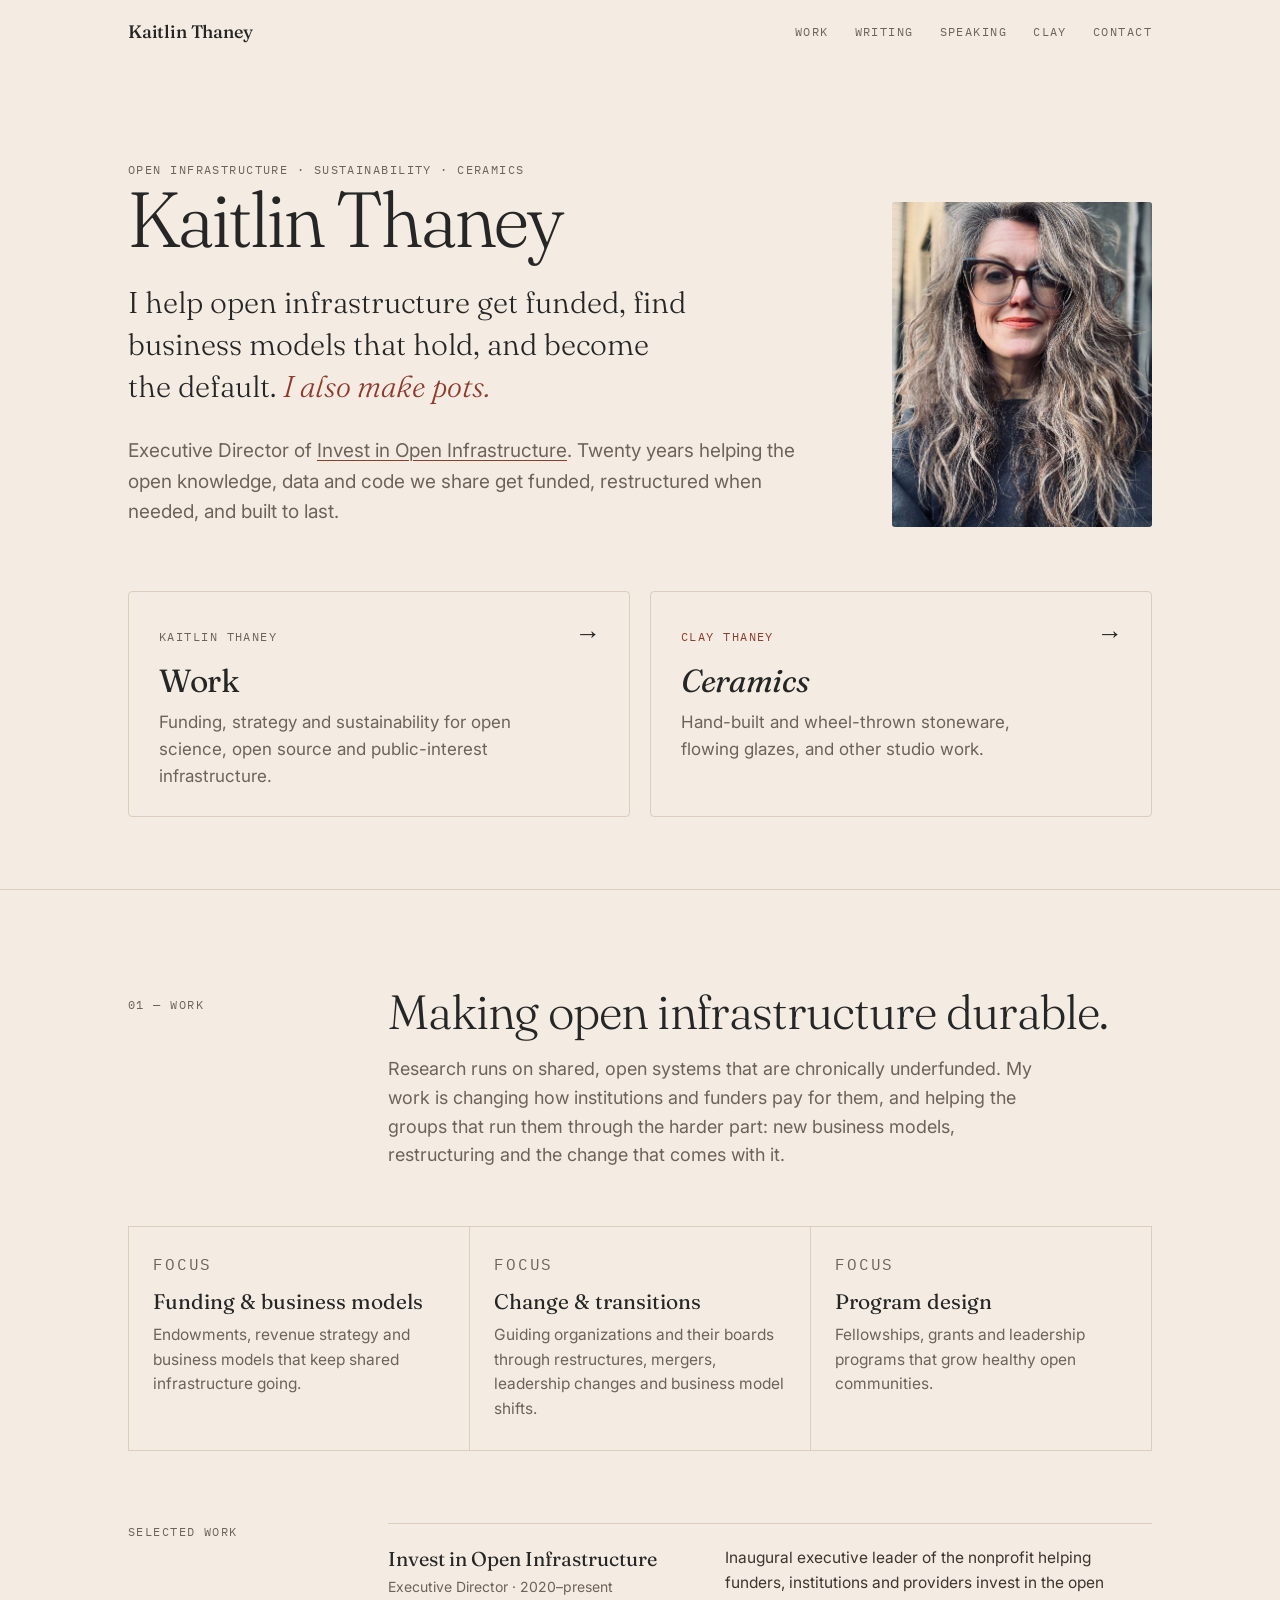
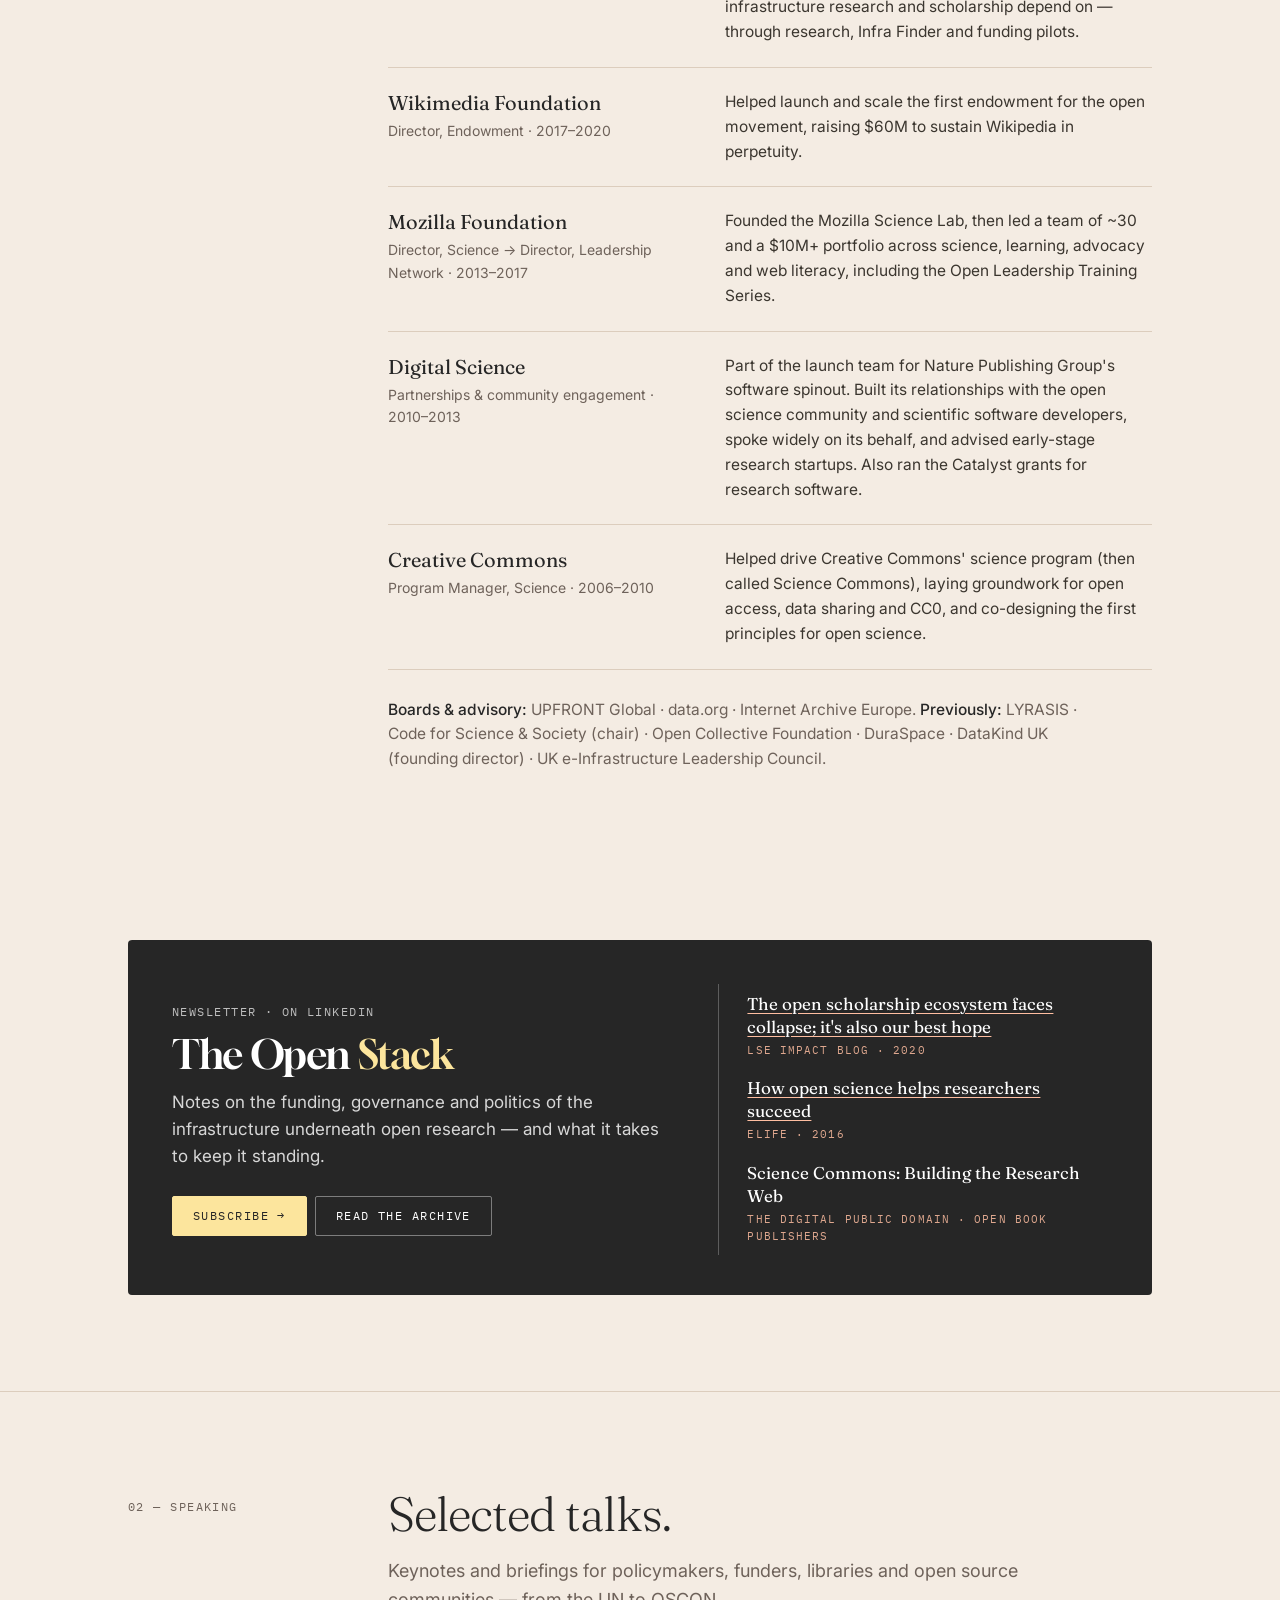
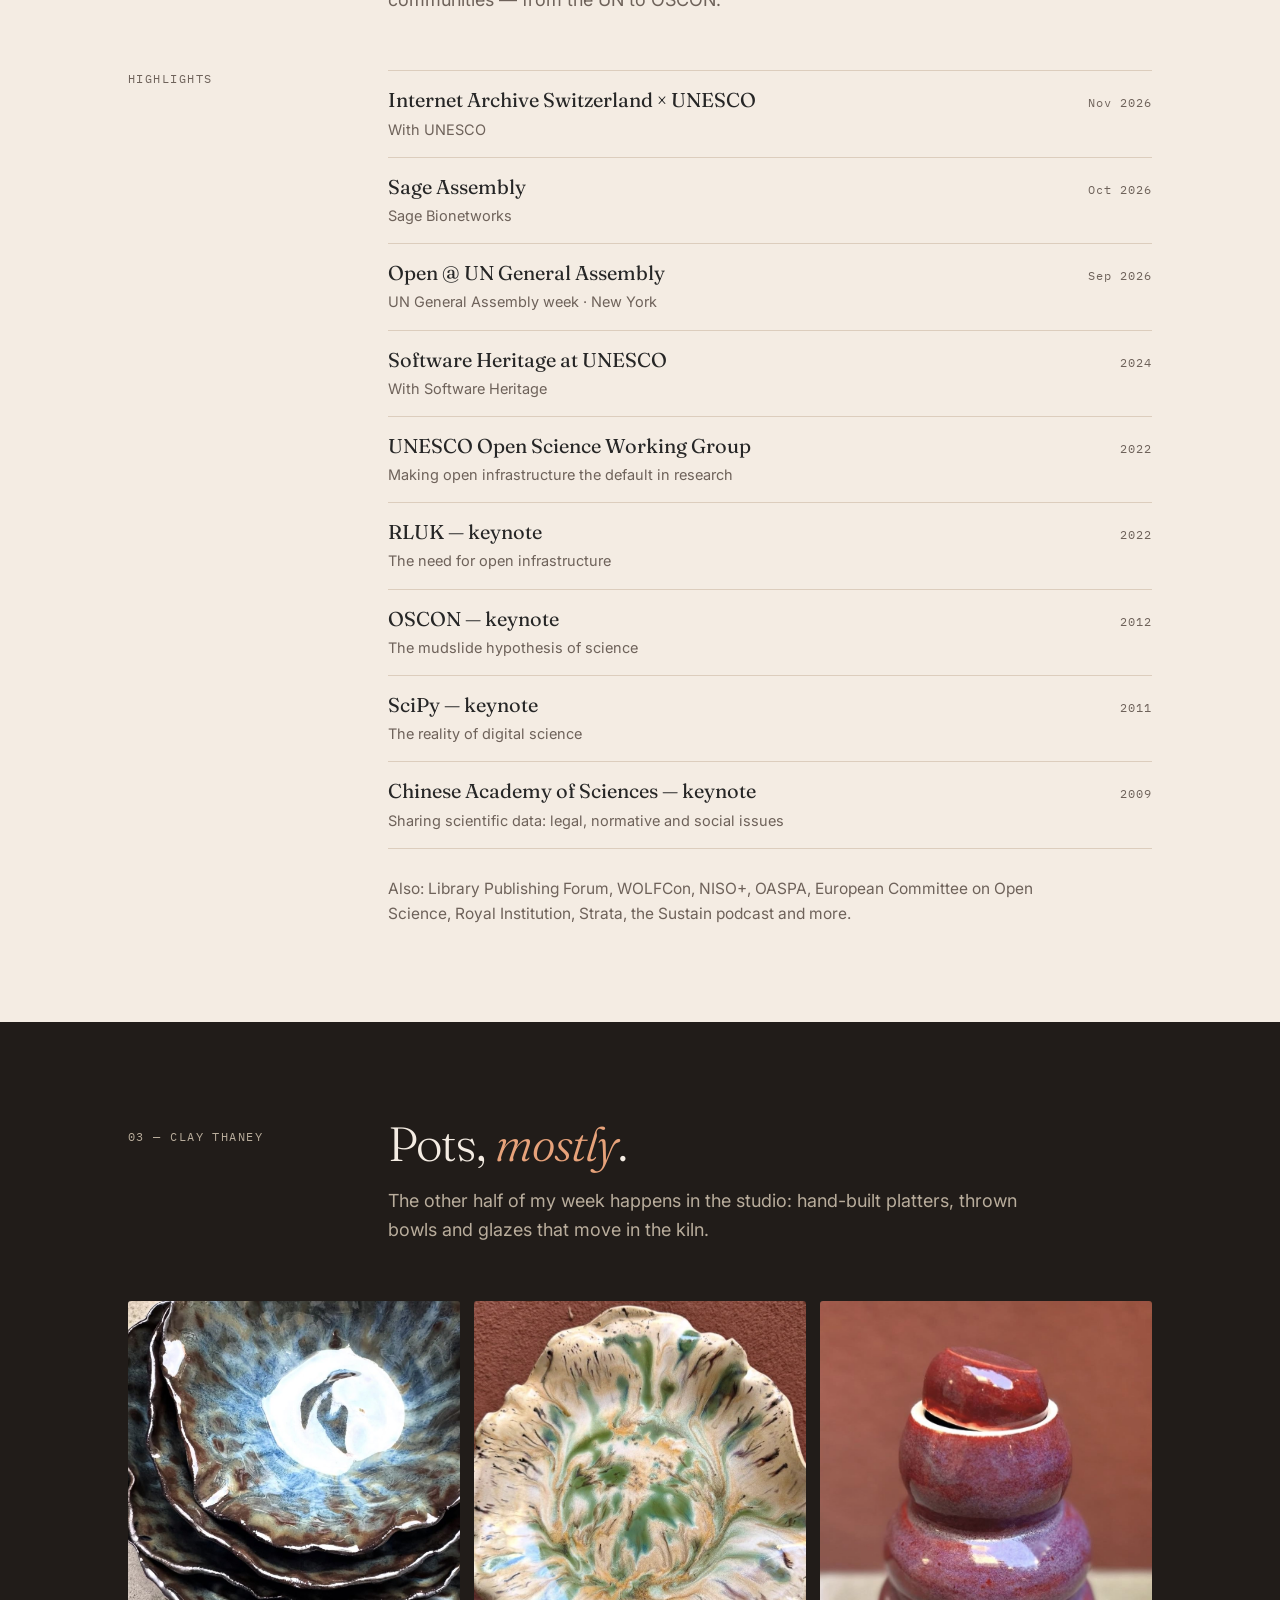
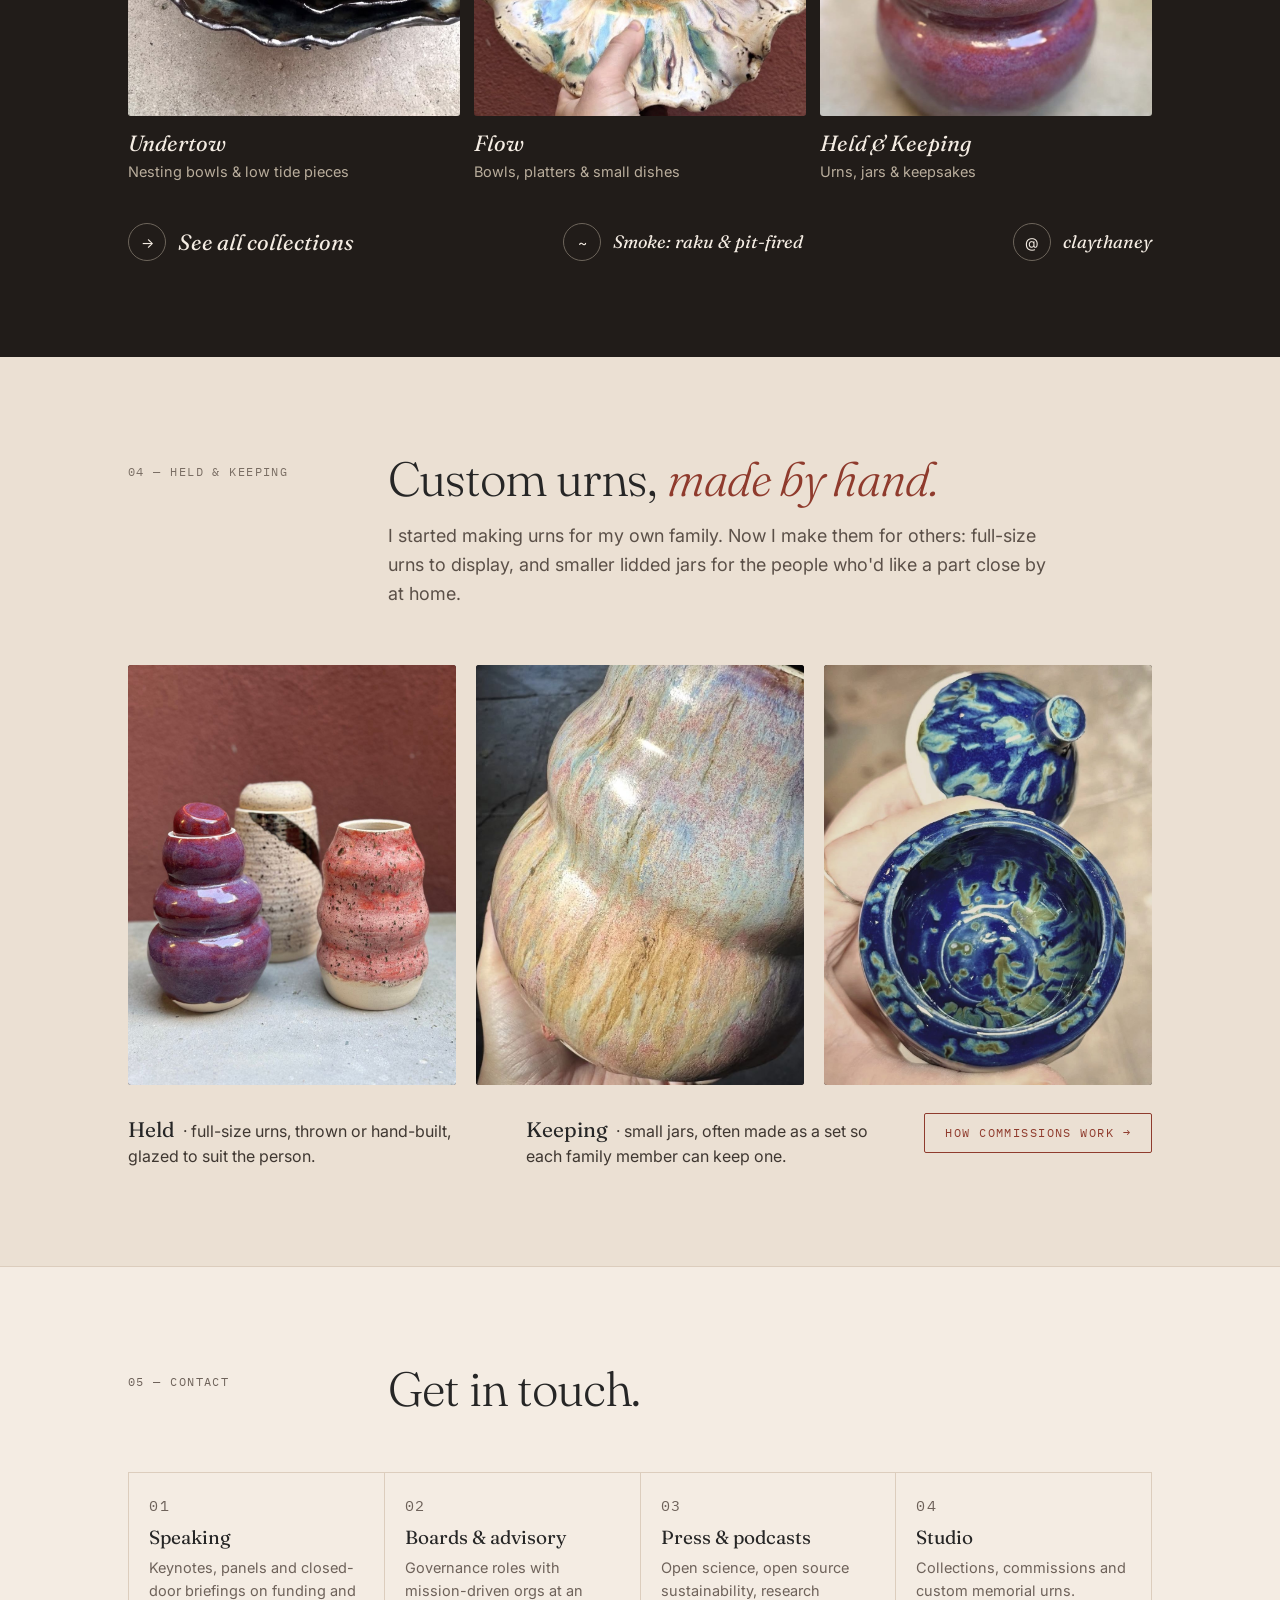
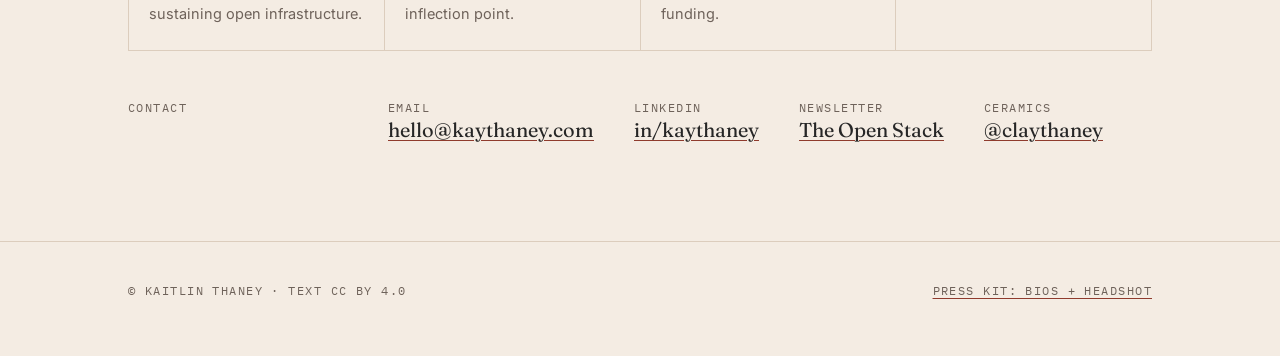
<file: index.html>
<!DOCTYPE html>
<html lang="en">
<head>
<meta charset="utf-8">
<meta name="viewport" content="width=device-width, initial-scale=1">
<title>Kaitlin Thaney</title>
<meta name="description" content="Kaitlin Thaney — Executive Director of Invest in Open Infrastructure. Sustainability and systems nerd. Also makes pots, as Clay Thaney.">
<link rel="preconnect" href="https://fonts.googleapis.com">
<link rel="preconnect" href="https://fonts.gstatic.com" crossorigin>
<link href="https://fonts.googleapis.com/css2?family=Fraunces:ital,opsz,wght,SOFT@0,9..144,300..600,50;1,9..144,300..600,50&family=Inter:wght@400;500&family=IBM+Plex+Mono:wght@400&family=Gloock&display=swap" rel="stylesheet">
<link rel="stylesheet" href="style.css">
</head>
<body>

<header><div class="wrap">
  <a class="mark" href="#top">Kaitlin Thaney</a>
  <nav><a href="#work">Work</a><a href="writing/index.html">Writing</a><a href="#speaking">Speaking</a><a href="clay/index.html">Clay</a><a href="#contact">Contact</a></nav>
</div></header>

<main id="top">
  <div class="wrap hero">
    <div class="hero-grid">
      <div>
        <p class="label">Open infrastructure · sustainability · ceramics</p>
        <h1 class="name">Kaitlin Thaney</h1>
        <p class="intro">I help open infrastructure get funded, find business models that hold, and become the default. <em>I also make pots.</em></p>
        <p class="lede">Executive Director of <a href="https://investinopen.org">Invest in Open Infrastructure</a>. Twenty years helping the open knowledge, data and code we share get funded, restructured when needed, and built to last.</p>
      </div>
      <div class="portrait"><img src="img/portrait.jpg" alt="Kaitlin Thaney"></div>
    </div>

    <div class="doors">
      <a class="door" href="#work">
        <span class="arrow">→</span>
        <span class="label">Kaitlin Thaney</span>
        <h2>Work</h2>
        <p>Funding, strategy and sustainability for open science, open source and public-interest infrastructure.</p>
      </a>
      <a class="door clay" href="clay/index.html">
        <span class="arrow">→</span>
        <span class="label">Clay Thaney</span>
        <h2>Ceramics</h2>
        <p>Hand-built and wheel-thrown stoneware, flowing glazes, and other studio work.</p>
      </a>
    </div>
  </div>

  <!-- WORK -->
  <section id="work"><div class="wrap">
    <div class="sec-head">
      <p class="label">01 — Work</p>
      <div>
        <h2>Making open infrastructure durable.</h2>
        <p>Research runs on shared, open systems that are chronically underfunded. My work is changing how institutions and funders pay for them, and helping the groups that run them through the harder part: new business models, restructuring and the change that comes with it.</p>
      </div>
    </div>

    <div class="focus">
      <div><p class="label">Focus</p><h3>Funding &amp; business models</h3><p>Endowments, revenue strategy and business models that keep shared infrastructure going.</p></div>
      <div><p class="label">Focus</p><h3>Change &amp; transitions</h3><p>Guiding organizations and their boards through restructures, mergers, leadership changes and business model shifts.</p></div>
      <div><p class="label">Focus</p><h3>Program design</h3><p>Fellowships, grants and leadership programs that grow healthy open communities.</p></div>
    </div>

    <div class="grid2">
      <p class="label">Selected work</p>
      <div>
        <ul class="roles">
          <li><div><h4>Invest in Open Infrastructure</h4><p class="role">Executive Director · 2020–present</p></div>
              <p>Inaugural executive leader of the nonprofit helping funders, institutions and providers invest in the open infrastructure research and scholarship depend on — through research, Infra Finder and funding pilots.</p></li>
          <li><div><h4>Wikimedia Foundation</h4><p class="role">Director, Endowment · 2017–2020</p></div>
              <p>Helped launch and scale the first endowment for the open movement, raising $60M to sustain Wikipedia in perpetuity.</p></li>
          <li><div><h4>Mozilla Foundation</h4><p class="role">Director, Science → Director, Leadership Network · 2013–2017</p></div>
              <p>Founded the Mozilla Science Lab, then led a team of ~30 and a $10M+ portfolio across science, learning, advocacy and web literacy, including the Open Leadership Training Series.</p></li>
          <li><div><h4>Digital Science</h4><p class="role">Partnerships &amp; community engagement · 2010–2013</p></div>
              <p>Part of the launch team for Nature Publishing Group's software spinout. Built its relationships with the open science community and scientific software developers, spoke widely on its behalf, and advised early-stage research startups. Also ran the Catalyst grants for research software.</p></li>
          <li><div><h4>Creative Commons</h4><p class="role">Program Manager, Science · 2006–2010</p></div>
              <p>Helped drive Creative Commons' science program (then called Science Commons), laying groundwork for open access, data sharing and CC0, and co-designing the first principles for open science.</p></li>
        </ul>
        <p class="boards"><b>Boards &amp; advisory:</b> UPFRONT Global · data.org · Internet Archive Europe. <b>Previously:</b> LYRASIS · Code for Science &amp; Society (chair) · Open Collective Foundation · DuraSpace · DataKind UK (founding director) · UK e-Infrastructure Leadership Council.</p>
      </div>
    </div>
  </div></section>

  <!-- WRITING / NEWSLETTER -->
  <section id="writing" style="padding-top:0;border-top:none"><div class="wrap">
    <div class="stack">
      <div>
        <p class="label">Newsletter · on LinkedIn</p>
        <h3>The Open <span>Stack</span></h3>
        <p>Notes on the funding, governance and politics of the infrastructure underneath open research — and what it takes to keep it standing.</p>
        <p style="margin-top:26px"><a class="btn" href="https://www.linkedin.com/newsletters/the-open-stack-7452780053291036672/">Subscribe →</a><a class="btn ghost" href="writing/index.html">Read the archive</a></p>
      </div>
      <ul class="writing">
        <li><a href="https://blogs.lse.ac.uk/impactofsocialsciences/2020/06/19/the-open-scholarship-ecosystem-faces-collapse-its-also-our-best-hope-for-a-more-resilient-future/">The open scholarship ecosystem faces collapse; it's also our best hope</a><small>LSE Impact Blog · 2020</small></li>
        <li><a href="https://elifesciences.org/content/5/e16800">How open science helps researchers succeed</a><small>eLife · 2016</small></li>
        <li>Science Commons: Building the Research Web<small>The Digital Public Domain · Open Book Publishers</small></li>
      </ul>
    </div>
  </div></section>

  <!-- SPEAKING -->
  <section id="speaking"><div class="wrap">
    <div class="sec-head">
      <p class="label">02 — Speaking</p>
      <div>
        <h2>Selected talks.</h2>
        <p>Keynotes and briefings for policymakers, funders, libraries and open source communities — from the UN to OSCON.</p>
      </div>
    </div>
    <div class="grid2">
      <p class="label">Highlights</p>
      <div>
        <ul class="talklist">
          <li><div><b>Internet Archive Switzerland × UNESCO</b><span>With UNESCO</span></div><em>Nov 2026</em></li>
          <li><div><b>Sage Assembly</b><span>Sage Bionetworks</span></div><em>Oct 2026</em></li>
          <li><div><b>Open @ UN General Assembly</b><span>UN General Assembly week · New York</span></div><em>Sep 2026</em></li>
          <li><div><b>Software Heritage at UNESCO</b><span>With Software Heritage</span></div><em>2024</em></li>
          <li><div><b>UNESCO Open Science Working Group</b><span>Making open infrastructure the default in research</span></div><em>2022</em></li>
          <li><div><b>RLUK — keynote</b><span>The need for open infrastructure</span></div><em>2022</em></li>
          <li><div><b>OSCON — keynote</b><span>The mudslide hypothesis of science</span></div><em>2012</em></li>
          <li><div><b>SciPy — keynote</b><span>The reality of digital science</span></div><em>2011</em></li>
          <li><div><b>Chinese Academy of Sciences — keynote</b><span>Sharing scientific data: legal, normative and social issues</span></div><em>2009</em></li>
        </ul>
        <p class="boards">Also: Library Publishing Forum, WOLFCon, NISO+, OASPA, European Committee on Open Science, Royal Institution, Strata, the Sustain podcast and more.</p>
      </div>
    </div>
  </div></section>

  <!-- CLAY TEASER -->
  <section id="clay"><div class="wrap">
    <div class="sec-head">
      <p class="label">03 — Clay Thaney</p>
      <div>
        <h2>Pots, <em>mostly</em>.</h2>
        <p>The other half of my week happens in the studio: hand-built platters, thrown bowls and glazes that move in the kiln. <span class="draft">your words</span></p>
      </div>
    </div>
    <div class="clay-teaser">
      <a class="collection" href="clay/index.html#undertow">
        <div class="photo"><img src="img/nacre-stack.jpg" alt="Three ruffled nesting bowls, deep blue inside with dark metallic rims"></div>
        <h3>Undertow</h3><p>Nesting bowls &amp; low tide pieces</p>
      </a>
      <a class="collection" href="clay/index.html#flow">
        <div class="photo"><img src="img/flow-platter.jpg" alt="Large ruffled platter in flowing cream, green and rust glaze"></div>
        <h3>Flow</h3><p>Bowls, platters &amp; small dishes</p>
      </a>
      <a class="collection" href="clay/index.html#keeping">
        <div class="photo"><img src="img/urn-red-card.jpg" alt="Stacked lidded urn in deep red and maroon glaze"></div>
        <h3>Held &amp; Keeping</h3><p>Urns, jars &amp; keepsakes</p>
      </a>
    </div>
    <div class="clay-foot">
      <a class="ig" href="clay/index.html"><span class="dot">→</span>See all collections</a>
      <a class="ig" href="clay/index.html#smoke" style="font-size:18px"><span class="dot">~</span>Smoke: raku &amp; pit-fired</a>
      <a class="ig" href="https://www.instagram.com/claythaney/" style="font-size:18px"><span class="dot">@</span>claythaney</a>
    </div>
  </div></section>

  <!-- HELD & KEEPING -->
  <section id="keeping" class="keeping home-keeping"><div class="wrap">
    <div class="sec-head">
      <p class="label">04 — Held &amp; Keeping</p>
      <div>
        <h2>Custom urns, <em>made by hand.</em></h2>
        <p>I started making urns for my own family. Now I make them for others: full-size urns to display, and smaller lidded jars for the people who'd like a part close by at home.</p>
      </div>
    </div>
    <div class="keep-row">
      <figure class="photo"><img src="img/urns-group.jpg" alt="Three handmade urns: a stacked red jar, a speckled lidded urn and a wavy pink vessel"></figure>
      <figure class="photo"><img src="img/pastel-vase.jpg" alt="Undulating urn in speckled pastel glaze"></figure>
      <figure class="photo"><img src="img/urn-blue-keepsake.jpg" alt="Small lidded keepsake jar in deep blue, lid lifted"></figure>
    </div>
    <div class="keep-text">
      <p><b>Held</b> · full-size urns, thrown or hand-built, glazed to suit the person.</p>
      <p><b>Keeping</b> · small jars, often made as a set so each family member can keep one.</p>
      <p style="margin-top:22px"><a class="btn" href="clay/index.html#keeping" style="color:#8f3b2d">How commissions work →</a></p>
    </div>
  </div></section>

  <!-- CONTACT -->
  <section id="contact"><div class="wrap">
    <div class="sec-head">
      <p class="label">05 — Contact</p>
      <div><h2>Get in touch.</h2></div>
    </div>
    <div class="asks">
      <div><p class="label">01</p><h3>Speaking</h3><p>Keynotes, panels and closed-door briefings on funding and sustaining open infrastructure.</p></div>
      <div><p class="label">02</p><h3>Boards &amp; advisory</h3><p>Governance roles with mission-driven orgs at an inflection point.</p></div>
      <div><p class="label">03</p><h3>Press &amp; podcasts</h3><p>Open science, open source sustainability, research funding.</p></div>
      <div><p class="label">04</p><h3>Studio</h3><p>Collections, commissions and custom memorial urns.</p></div>
    </div>
    <div class="grid2">
      <p class="label">Contact</p>
      <ul class="contact-list">
        <li><p class="label">Email</p><a href="mailto:hello@kaythaney.com">hello@kaythaney.com</a></li>
        <li><p class="label">LinkedIn</p><a href="https://www.linkedin.com/in/kaythaney/">in/kaythaney</a></li>
        <li><p class="label">Newsletter</p><a href="https://www.linkedin.com/newsletters/the-open-stack-7452780053291036672/">The Open Stack</a></li>
        <li><p class="label">Ceramics</p><a href="https://www.instagram.com/claythaney/">@claythaney</a></li>
      </ul>
    </div>
  </div></section>
</main>

<footer><div class="wrap">
  <p class="label">© Kaitlin Thaney · Text CC BY 4.0</p>
  <p class="label"><a href="press/index.html">Press kit: bios + headshot</a></p>
</div></footer>

</body>
</html>
</file>
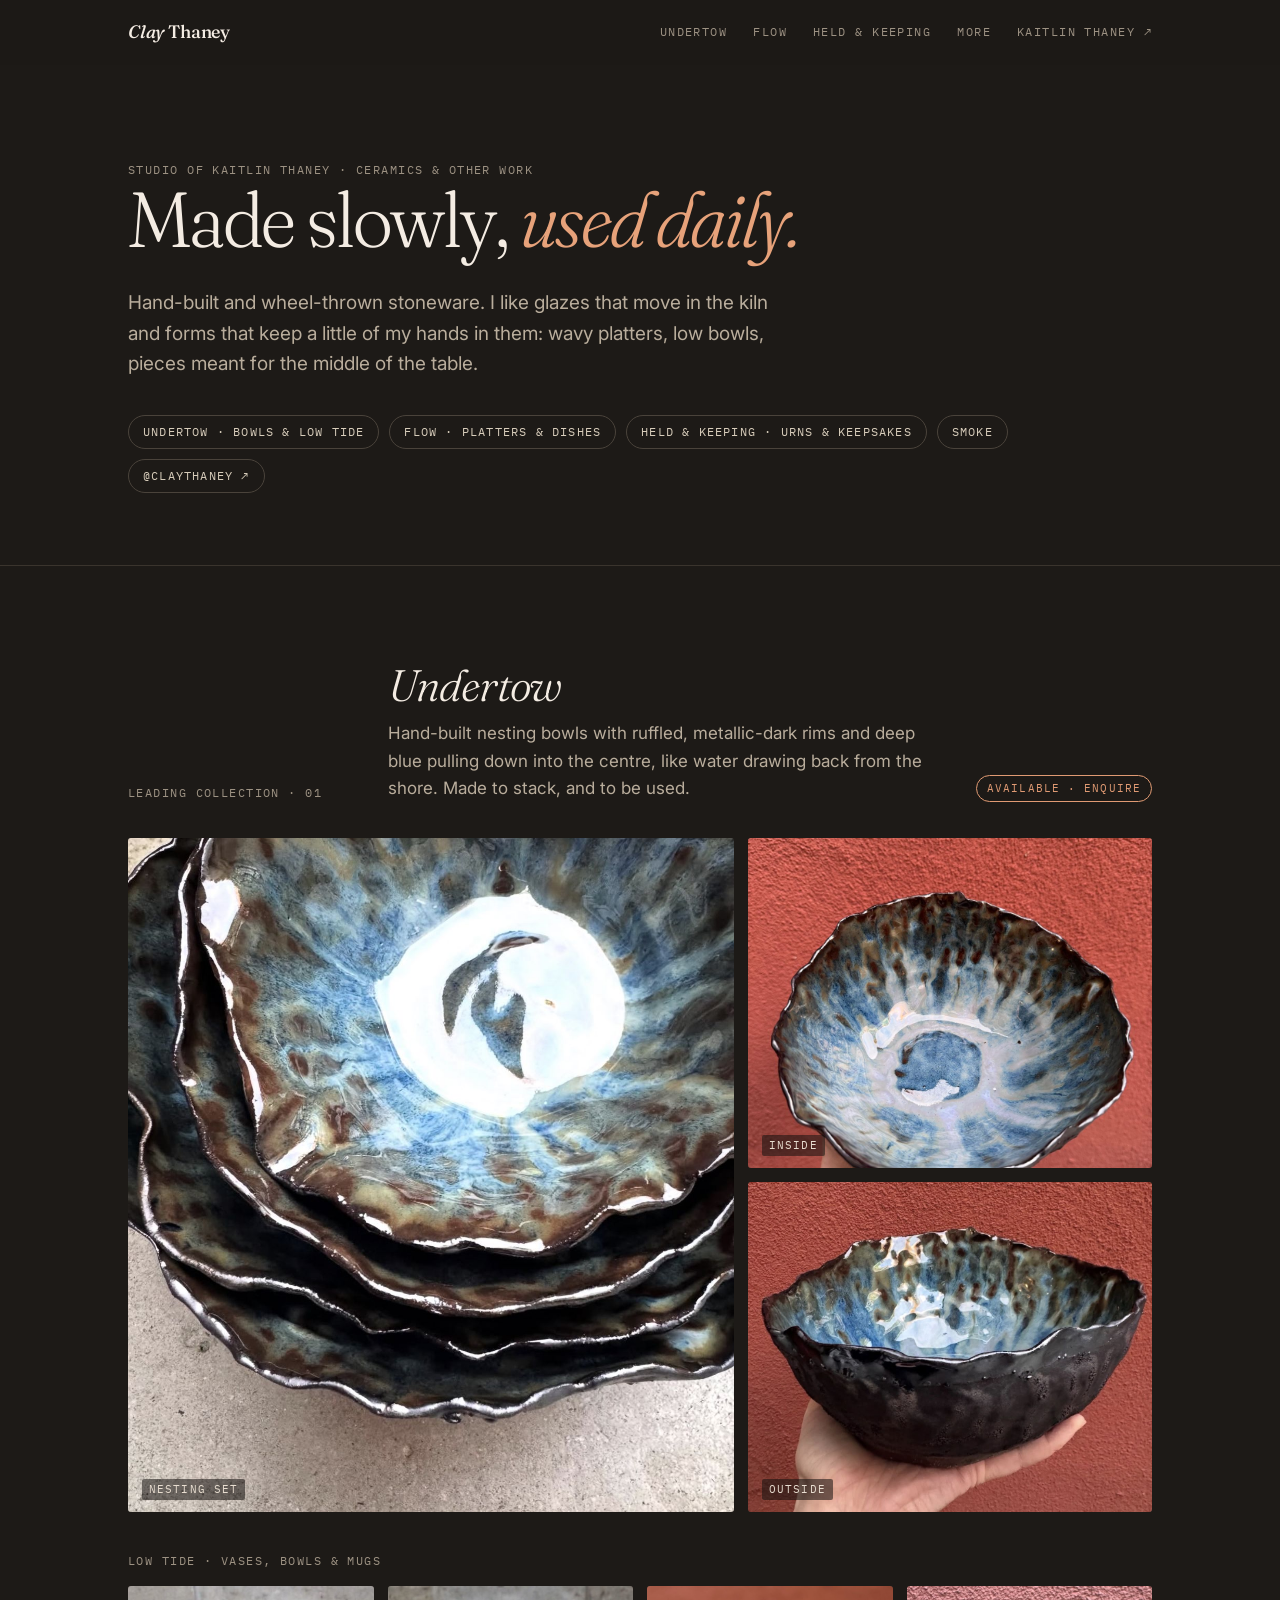
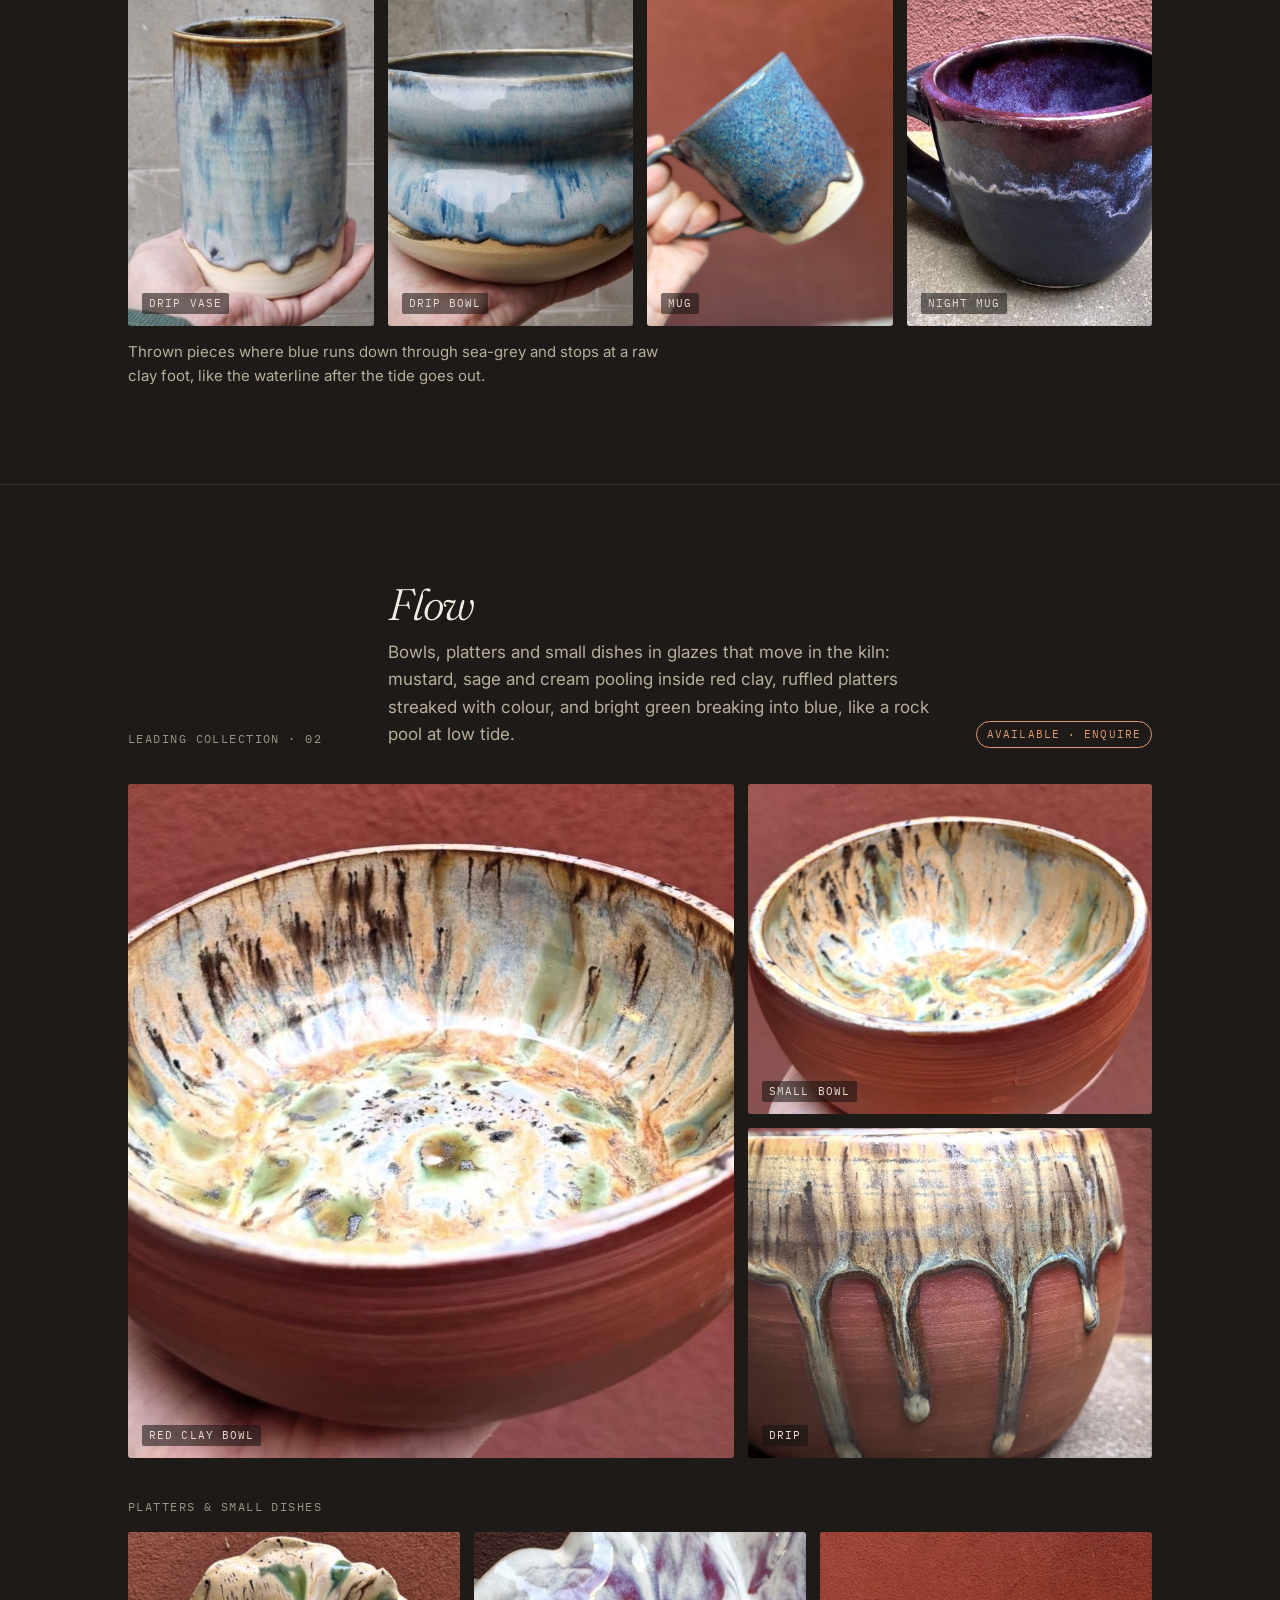
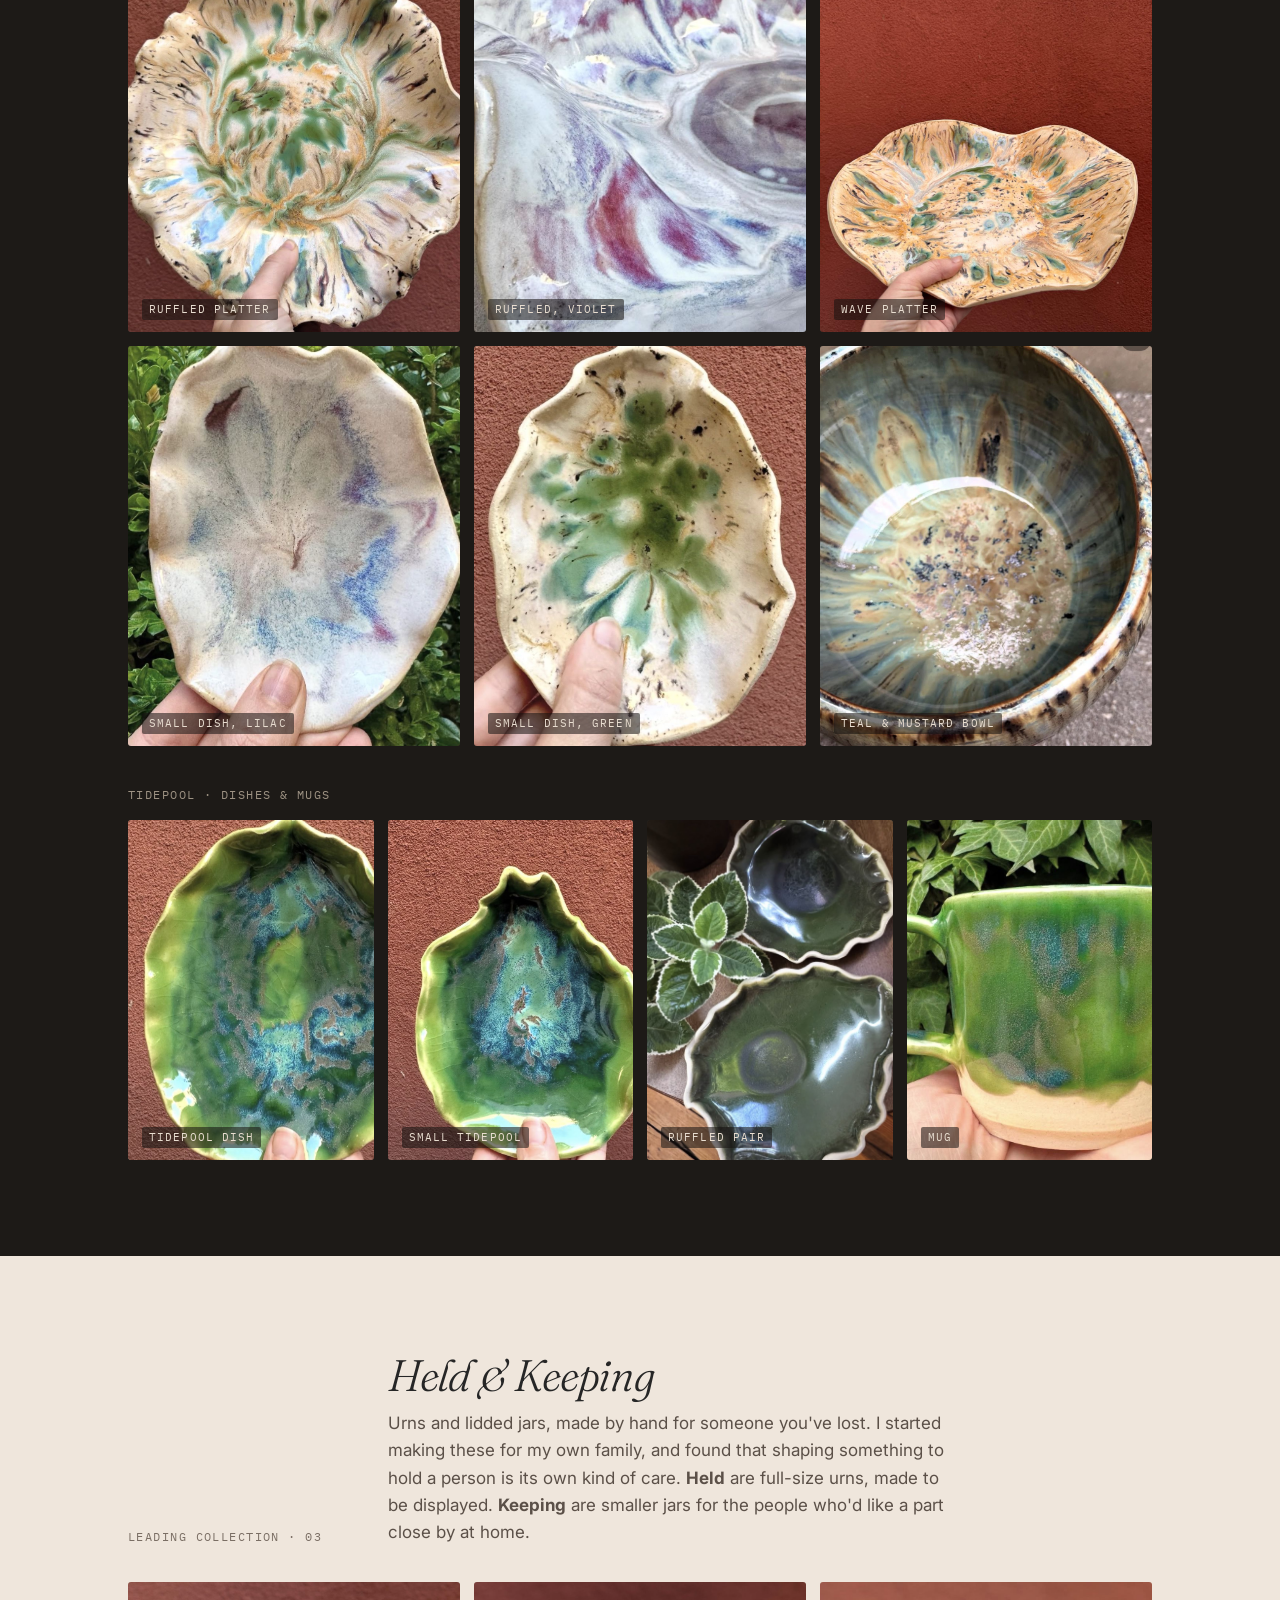
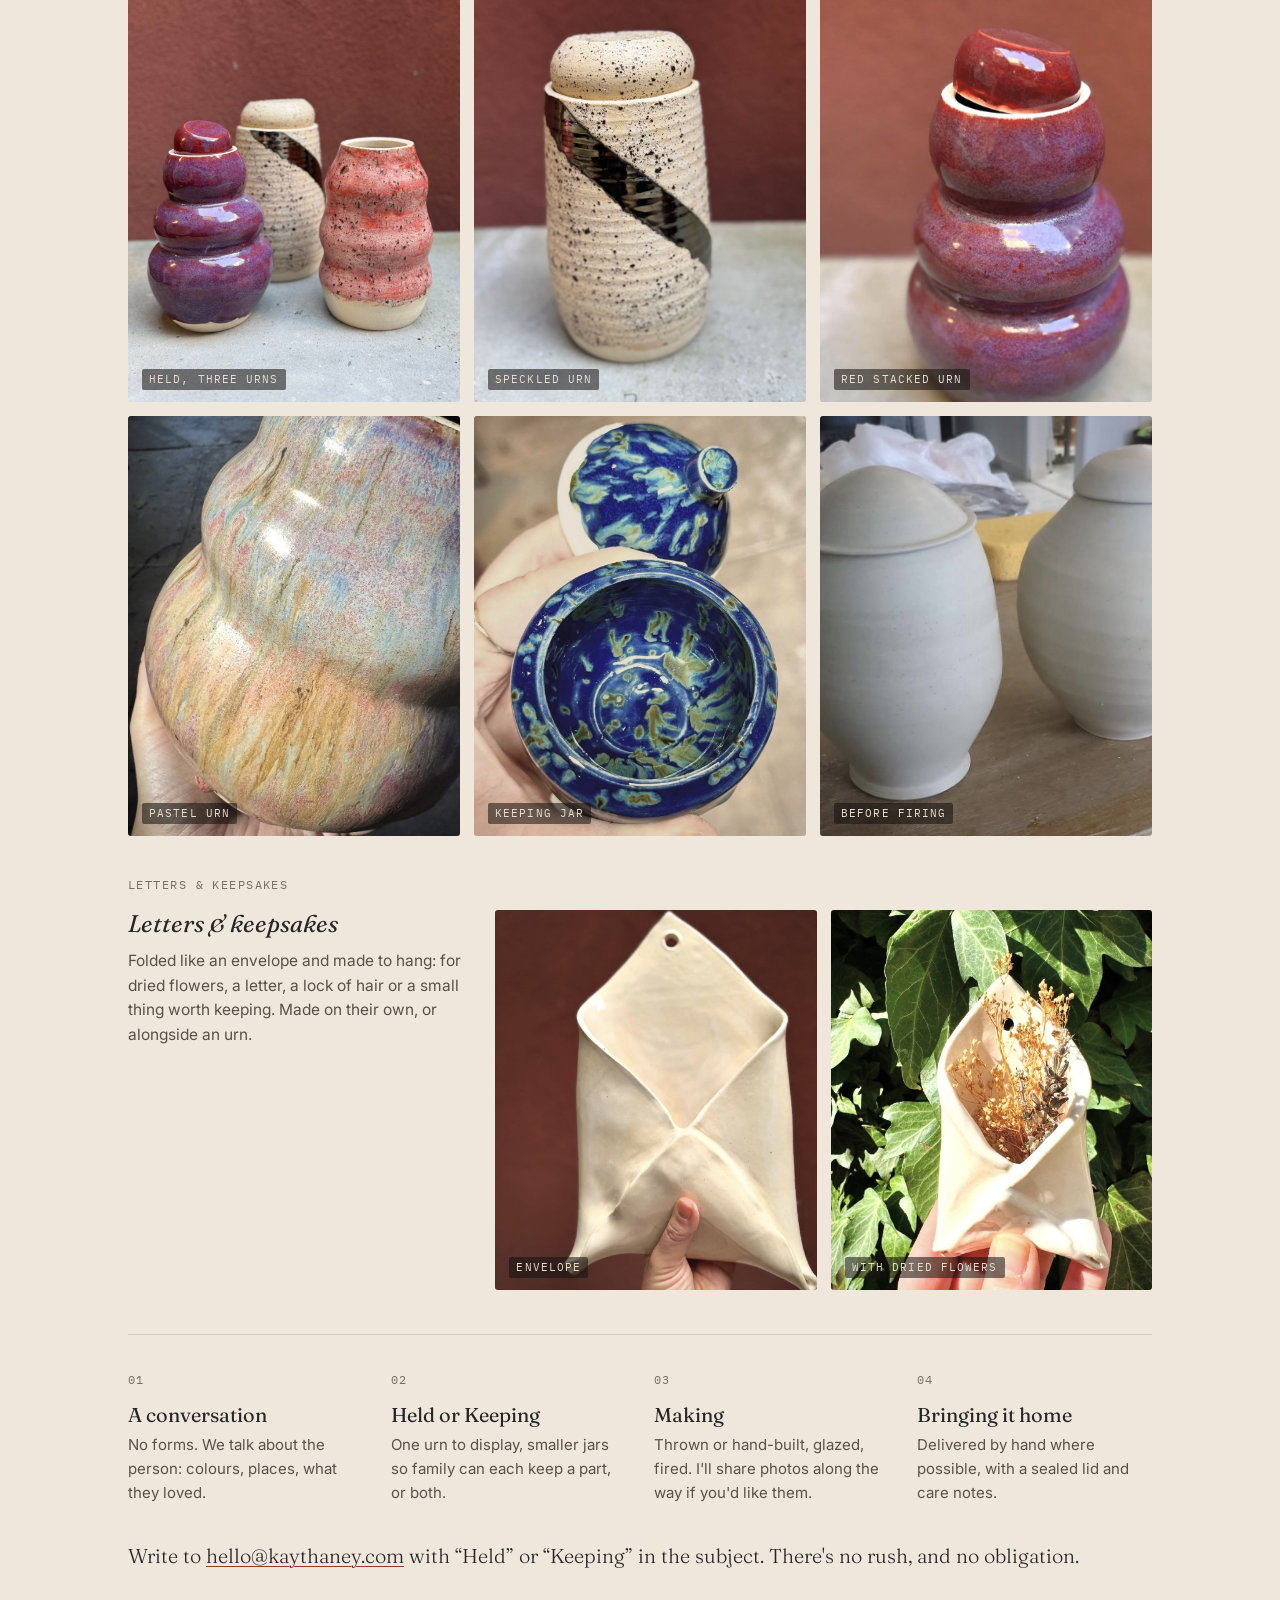
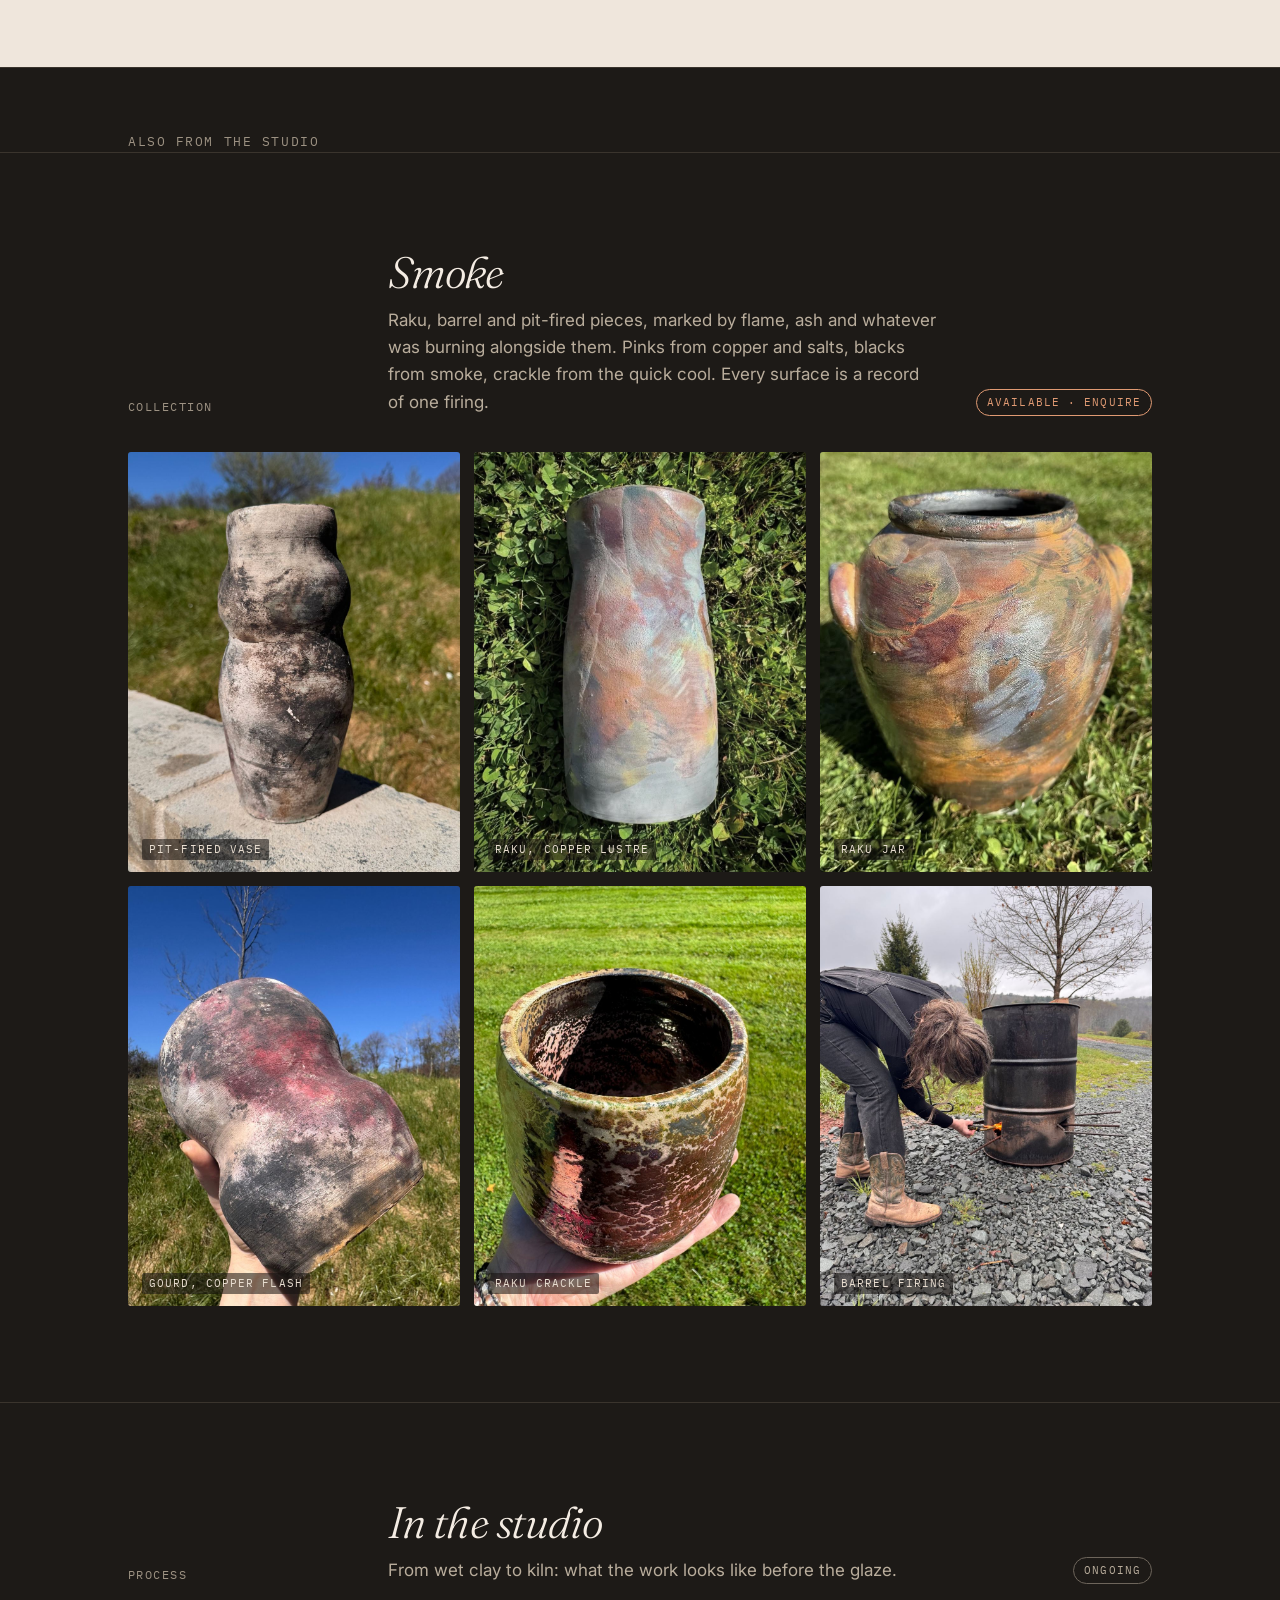
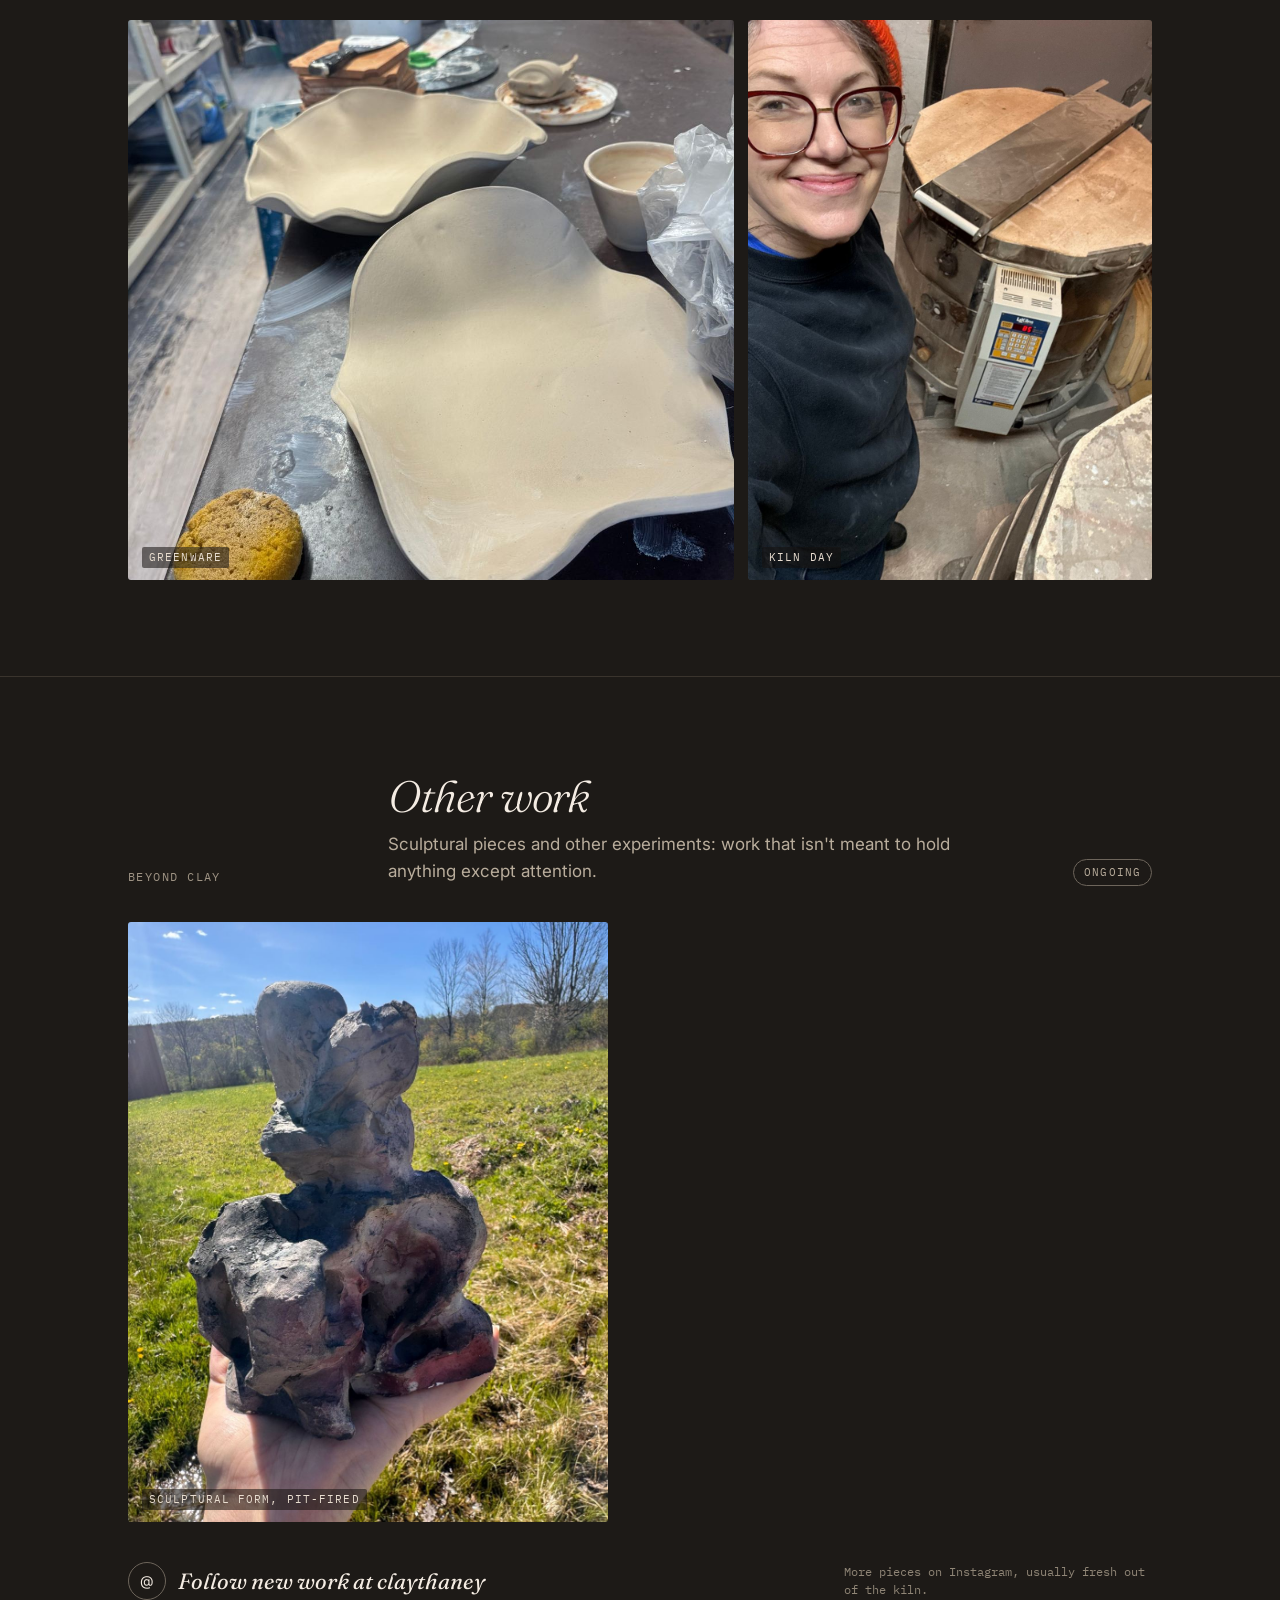
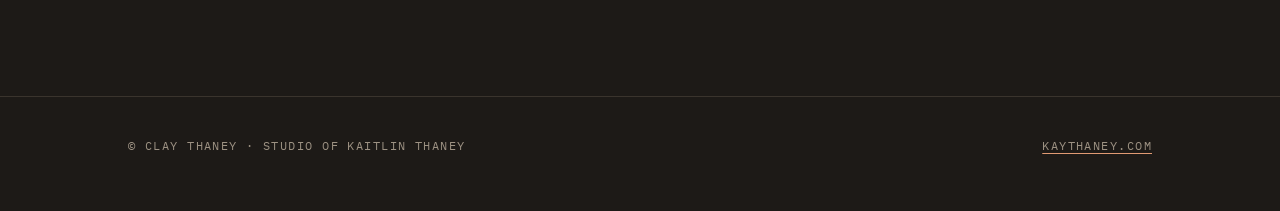
<file: clay/index.html>
<!DOCTYPE html>
<html lang="en">
<head>
<meta charset="utf-8">
<meta name="viewport" content="width=device-width, initial-scale=1">
<title>Clay Thaney — ceramics by Kaitlin Thaney</title>
<meta name="description" content="Clay Thaney: wheel-thrown stoneware by Kaitlin Thaney, released in small collections.">
<link rel="preconnect" href="https://fonts.googleapis.com">
<link rel="preconnect" href="https://fonts.gstatic.com" crossorigin>
<link href="https://fonts.googleapis.com/css2?family=Fraunces:ital,opsz,wght,SOFT@0,9..144,300..600,50;1,9..144,300..600,50&family=Inter:wght@400;500&family=IBM+Plex+Mono:wght@400&family=Gloock&display=swap" rel="stylesheet">
<link rel="stylesheet" href="../style.css">
</head>
<body class="clay-page">

<header><div class="wrap">
  <a class="mark" href="#top"><em>Clay</em> Thaney</a>
  <nav><a href="#undertow">Undertow</a><a href="#flow">Flow</a><a href="#keeping">Held &amp; Keeping</a><a href="#more">More</a><a href="../index.html">Kaitlin Thaney ↗</a></nav>
</div></header>

<main id="top">
  <div class="wrap hero">
    <p class="label">Studio of Kaitlin Thaney · ceramics &amp; other work</p>
    <h1>Made slowly, <em>used daily.</em></h1>
    <p class="lede">Hand-built and wheel-thrown stoneware. I like glazes that move in the kiln and forms that keep a little of my hands in them: wavy platters, low bowls, pieces meant for the middle of the table. <span class="draft">your words</span></p>
    <div class="chip-nav">
      <a href="#undertow">Undertow · bowls &amp; low tide</a><a href="#flow">Flow · platters &amp; dishes</a><a href="#keeping">Held &amp; Keeping · urns &amp; keepsakes</a><a href="#smoke">Smoke</a><a href="https://www.instagram.com/claythaney/">@claythaney ↗</a>
    </div>
  </div>

  <section id="undertow" class="featured"><div class="wrap">
    <div class="coll-head">
      <p class="label">Leading collection · 01</p>
      <div><h2>Undertow</h2><p>Hand-built nesting bowls with ruffled, metallic-dark rims and deep blue pulling down into the centre, like water drawing back from the shore. Made to stack, and to be used. <span class="draft">your words</span></p></div>
      <span class="status avail">Available · enquire</span>
    </div>
    <div class="gallery feat">
      <figure><img src="../img/nacre-stack.jpg" alt="Three ruffled nesting bowls stacked, deep blue inside with dark metallic rims"><figcaption>Nesting set</figcaption></figure>
      <figure><img src="../img/nacre-bowl.jpg" alt="Ruffled bowl with blue glaze radiating from the centre"><figcaption>Inside</figcaption></figure>
      <figure><img src="../img/nacre-side.jpg" alt="Ruffled bowl with a dark metallic exterior and bright blue interior"><figcaption>Outside</figcaption></figure>
    </div>
    <p class="sub label">Low tide · vases, bowls &amp; mugs</p>
    <div class="gallery g4">
      <figure><img src="../img/rain-vase.jpg" alt="Tall cylinder vase with blue and amber glaze running to a bare foot"><figcaption>Drip vase</figcaption></figure>
      <figure><img src="../img/rain-bowl.jpg" alt="Double-curved bowl in pale blue drip glaze"><figcaption>Drip bowl</figcaption></figure>
      <figure><img src="../img/rain-mug.jpg" alt="Mug in speckled blue glaze with a dark handle"><figcaption>Mug</figcaption></figure>
      <figure><img src="../img/undertow-mug.jpg" alt="Black mug with a deep purple and red rim"><figcaption>Night mug</figcaption></figure>
    </div>
    <p class="sub-note">Thrown pieces where blue runs down through sea-grey and stops at a raw clay foot, like the waterline after the tide goes out.</p>
  </div></section>

  <section id="flow" class="featured"><div class="wrap">
    <div class="coll-head">
      <p class="label">Leading collection · 02</p>
      <div><h2>Flow</h2><p>Bowls, platters and small dishes in glazes that move in the kiln: mustard, sage and cream pooling inside red clay, ruffled platters streaked with colour, and bright green breaking into blue, like a rock pool at low tide. <span class="draft">your words</span></p></div>
      <span class="status avail">Available · enquire</span>
    </div>
    <div class="gallery feat">
      <figure><img src="../img/flow-red-bowl.jpg" alt="Red clay bowl with a mustard, green and cream glaze interior"><figcaption>Red clay bowl</figcaption></figure>
      <figure><img src="../img/flow-red-bowl-2.jpg" alt="Small red clay bowl with mustard and green glaze inside"><figcaption>Small bowl</figcaption></figure>
      <figure><img src="../img/flow-drip-red.jpg" alt="Red clay bowl with cream and blue glaze dripping down the outside"><figcaption>Drip</figcaption></figure>
    </div>
    <p class="sub label">Platters &amp; small dishes</p>
    <div class="gallery g6">
      <figure><img src="../img/flow-platter.jpg" alt="Large ruffled platter in flowing cream, green and rust glaze"><figcaption>Ruffled platter</figcaption></figure>
      <figure><img src="../img/flow-white-platter.jpg" alt="Ruffled white platter with streaks of violet and red"><figcaption>Ruffled, violet</figcaption></figure>
      <figure><img src="../img/platter-wall.jpg" alt="Wavy platter in peach and sage glaze"><figcaption>Wave platter</figcaption></figure>
      <figure><img src="../img/flow-lilac-dish.jpg" alt="Small pale ruffled dish with blue and violet streaks"><figcaption>Small dish, lilac</figcaption></figure>
      <figure><img src="../img/flow-green-dish.jpg" alt="Small cream ruffled dish with a green glaze bloom"><figcaption>Small dish, green</figcaption></figure>
      <figure><img src="../img/flow-teal-bowl.jpg" alt="Bowl interior in teal with mustard flashes and a speckled rim"><figcaption>Teal &amp; mustard bowl</figcaption></figure>
    </div>
    <p class="sub label">Tidepool · dishes &amp; mugs</p>
    <div class="gallery g4">
      <figure><img src="../img/leaf-dish.jpg" alt="Green leaf-shaped dish with pooled blue glaze"><figcaption>Tidepool dish</figcaption></figure>
      <figure><img src="../img/leaf-dish-2.jpg" alt="Smaller green tidepool dish with blue centre"><figcaption>Small tidepool</figcaption></figure>
      <figure><img src="../img/tidepool-ruffled.jpg" alt="Two ruffled dishes in deep green with pale edges"><figcaption>Ruffled pair</figcaption></figure>
      <figure><img src="../img/tidepool-mug.jpg" alt="Green mug with blue patches and a bare clay foot"><figcaption>Mug</figcaption></figure>
    </div>
  </div></section>

  <section id="keeping" class="keeping"><div class="wrap">
    <div class="coll-head">
      <p class="label">Leading collection · 03</p>
      <div><h2>Held <em>&amp;</em> Keeping</h2><p>Urns and lidded jars, made by hand for someone you've lost. I started making these for my own family, and found that shaping something to hold a person is its own kind of care. <b>Held</b> are full-size urns, made to be displayed. <b>Keeping</b> are smaller jars for the people who'd like a part close by at home. <span class="draft">your words</span></p></div>
      <span></span>
    </div>
    <div class="gallery g6">
      <figure><img src="../img/urns-group.jpg" alt="Three handmade urns: a stacked red jar, a speckled lidded urn and a wavy pink vessel"><figcaption>Held, three urns</figcaption></figure>
      <figure><img src="../img/urn-speckled.jpg" alt="Speckled lidded urn with a dark glossy diagonal band"><figcaption>Speckled urn</figcaption></figure>
      <figure><img src="../img/urn-red.jpg" alt="Stacked lidded urn in deep red glaze"><figcaption>Red stacked urn</figcaption></figure>
      <figure><img src="../img/pastel-vase.jpg" alt="Undulating urn in speckled pastel glaze"><figcaption>Pastel urn</figcaption></figure>
      <figure><img src="../img/urn-blue-keepsake.jpg" alt="Small lidded keepsake jar in deep blue with green flecks, lid lifted"><figcaption>Keeping jar</figcaption></figure>
      <figure><img src="../img/urns-greenware.jpg" alt="Two thrown lidded urns, before firing"><figcaption>Before firing</figcaption></figure>
    </div>
    <p class="sub label">Letters &amp; keepsakes</p>
    <div class="keep-letters">
      <div><h3>Letters &amp; keepsakes</h3><p>Folded like an envelope and made to hang: for dried flowers, a letter, a lock of hair or a small thing worth keeping. Made on their own, or alongside an urn.</p></div>
      <figure><img src="../img/wall-pocket.jpg" alt="Cream envelope-shaped wall pocket"><figcaption>Envelope</figcaption></figure>
      <figure><img src="../img/wall-pocket-flowers.jpg" alt="Wall pocket holding dried flowers against ivy"><figcaption>With dried flowers</figcaption></figure>
    </div>
    <ol class="steps">
      <li><span class="label">01</span><h3>A conversation</h3><p>No forms. We talk about the person: colours, places, what they loved.</p></li>
      <li><span class="label">02</span><h3>Held or Keeping</h3><p>One urn to display, smaller jars so family can each keep a part, or both.</p></li>
      <li><span class="label">03</span><h3>Making</h3><p>Thrown or hand-built, glazed, fired. I'll share photos along the way if you'd like them.</p></li>
      <li><span class="label">04</span><h3>Bringing it home</h3><p>Delivered by hand where possible, with a sealed lid and care notes.</p></li>
    </ol>
    <p class="keep-contact">Write to <a href="mailto:hello@kaythaney.com">hello@kaythaney.com</a> with “Held” or “Keeping” in the subject. There's no rush, and no obligation. <span class="draft">timelines &amp; pricing</span></p>
  </div></section>

  <section id="more" class="more-head"><div class="wrap">
    <p class="label">Also from the studio</p>
  </div></section>


  <section id="smoke"><div class="wrap">
    <div class="coll-head">
      <p class="label">Collection</p>
      <div><h2>Smoke</h2><p>Raku, barrel and pit-fired pieces, marked by flame, ash and whatever was burning alongside them. Pinks from copper and salts, blacks from smoke, crackle from the quick cool. Every surface is a record of one firing. <span class="draft">your words</span></p></div>
      <span class="status avail">Available · enquire</span>
    </div>
    <div class="gallery g6">
      <figure><img src="../img/raku-double.jpg" alt="Double-bulged pit-fired vase with smoke markings on a stone wall"><figcaption>Pit-fired vase</figcaption></figure>
      <figure><img src="../img/raku-iridescent.jpg" alt="Tall raku vase with iridescent copper, pink and blue lustre lying in clover"><figcaption>Raku, copper lustre</figcaption></figure>
      <figure><img src="../img/raku-jar.jpg" alt="Handled raku jar in rust, blue and violet flashes"><figcaption>Raku jar</figcaption></figure>
      <figure><img src="../img/smoke-pink.jpg" alt="Gourd-shaped vessel with pink and black smoke clouds"><figcaption>Gourd, copper flash</figcaption></figure>
      <figure><img src="../img/raku-crackle.jpg" alt="Raku-glazed cup with crackle and metallic lustre"><figcaption>Raku crackle</figcaption></figure>
      <figure><img src="../img/barrel-firing.jpg" alt="Kaitlin lighting a barrel kiln outdoors"><figcaption>Barrel firing</figcaption></figure>
    </div>
  </div></section>

  <section id="studio"><div class="wrap">
    <div class="coll-head">
      <p class="label">Process</p>
      <div><h2>In the studio</h2><p>From wet clay to kiln: what the work looks like before the glaze.</p></div>
      <span class="status">Ongoing</span>
    </div>
    <div class="gallery g2">
      <figure><img src="../img/greenware.jpg" alt="Unfired wavy platters drying on a studio table"><figcaption>Greenware</figcaption></figure>
      <figure><img src="../img/kiln.jpg" alt="Kaitlin beside the electric kiln"><figcaption>Kiln day</figcaption></figure>
    </div>
  </div></section>

  <section id="other"><div class="wrap">
    <div class="coll-head">
      <p class="label">Beyond clay</p>
      <div><h2>Other work</h2><p>Sculptural pieces and other experiments: work that isn't meant to hold anything except attention. <span class="draft">your words</span></p></div>
      <span class="status">Ongoing</span>
    </div>
    <div class="gallery g1">
      <figure><img src="../img/smoke-sculpture.jpg" alt="Abstract hand-built sculpture, pit-fired in purples, greys and red"><figcaption>Sculptural form, pit-fired</figcaption></figure>
    </div>
    <div class="clay-foot">
      <a class="ig" href="https://www.instagram.com/claythaney/"><span class="dot">@</span>Follow new work at claythaney</a>
      <p class="note">More pieces on Instagram, usually fresh out of the kiln.</p>
    </div>
  </div></section>
</main>

<footer><div class="wrap">
  <p class="label">© Clay Thaney · studio of Kaitlin Thaney</p>
  <p class="label"><a href="../index.html">kaythaney.com</a></p>
</div></footer>

</body>
</html>
</file>
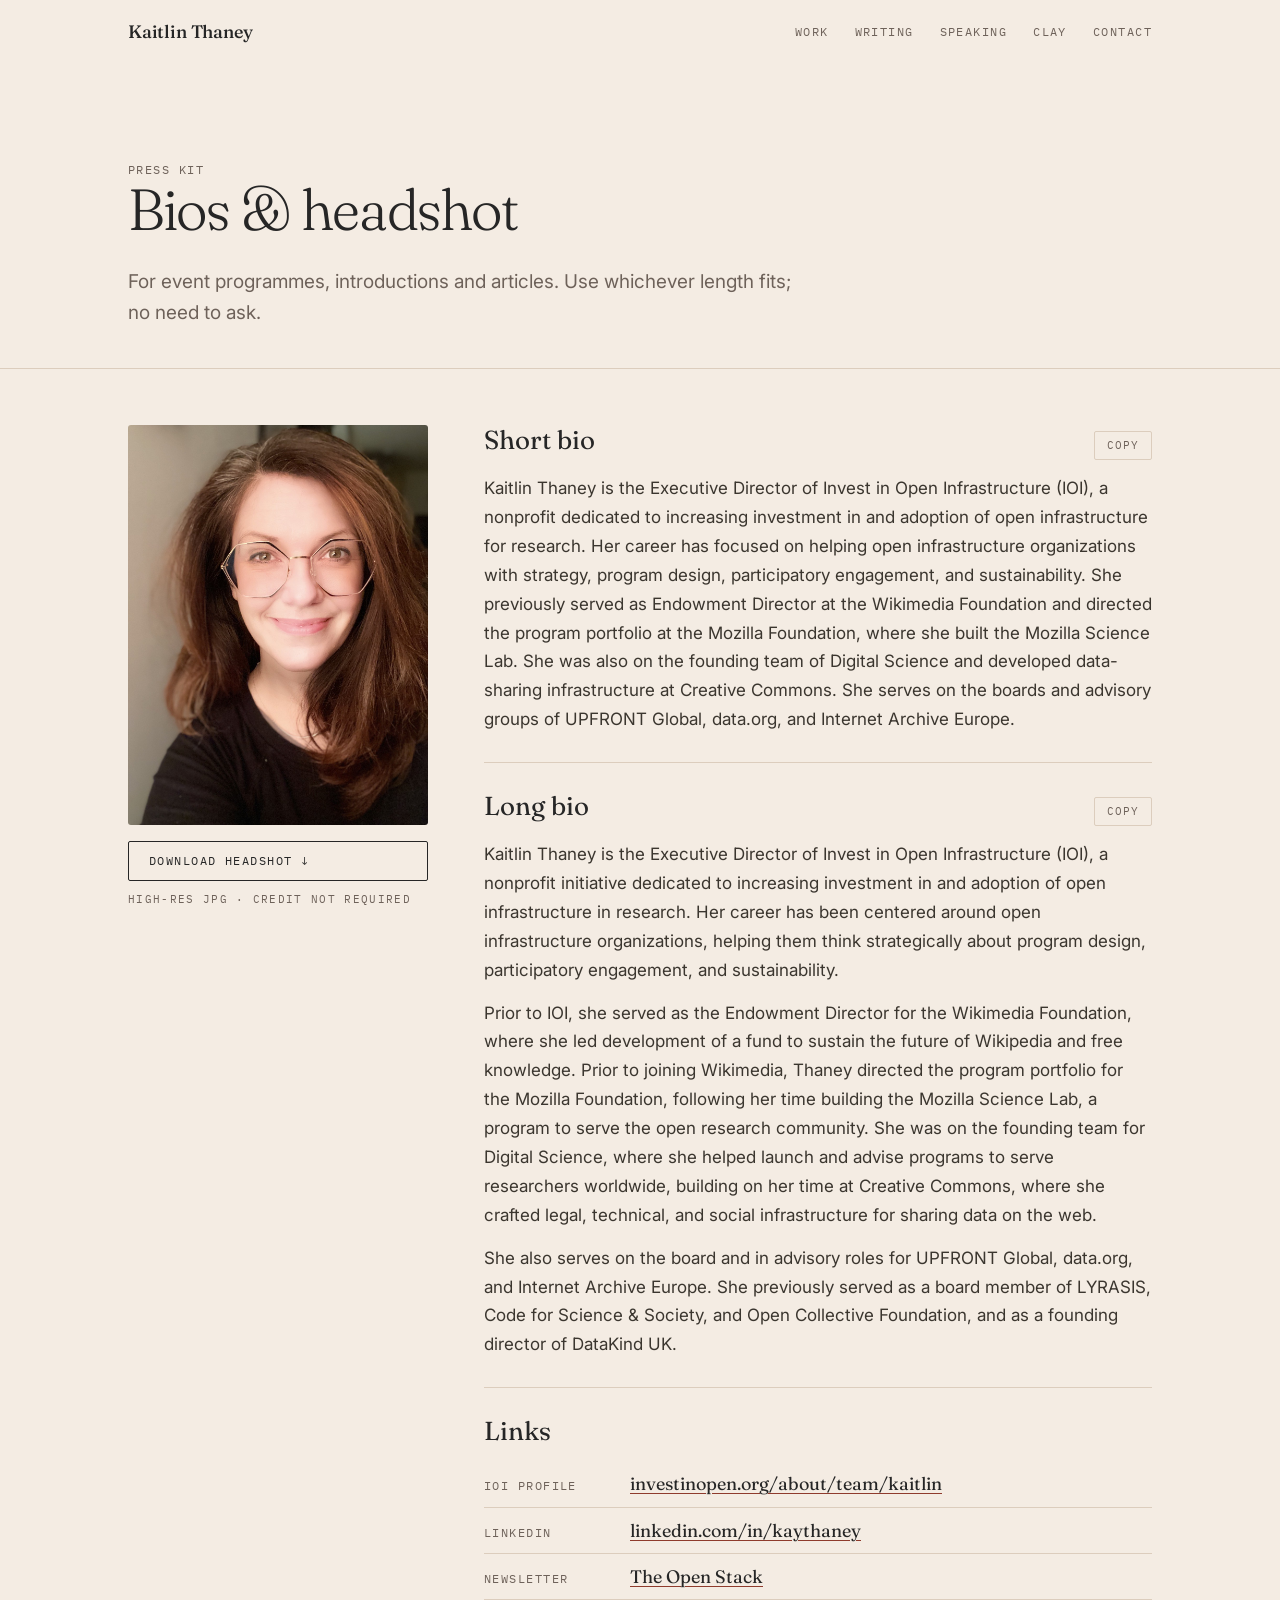
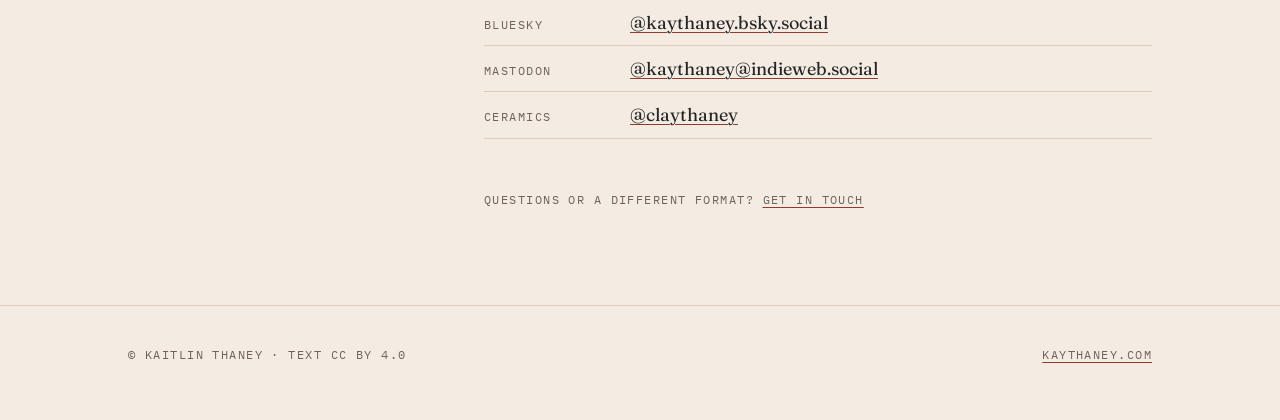
<file: press/index.html>
<!DOCTYPE html>
<html lang="en">
<head>
<meta charset="utf-8">
<meta name="viewport" content="width=device-width, initial-scale=1">
<title>Press kit — Kaitlin Thaney</title>
<meta name="description" content="Bios and headshot for Kaitlin Thaney, Executive Director of Invest in Open Infrastructure.">
<link rel="preconnect" href="https://fonts.googleapis.com">
<link rel="preconnect" href="https://fonts.gstatic.com" crossorigin>
<link href="https://fonts.googleapis.com/css2?family=Fraunces:ital,opsz,wght,SOFT@0,9..144,300..600,50;1,9..144,300..600,50&family=Inter:wght@400;500&family=IBM+Plex+Mono:wght@400&family=Gloock&display=swap" rel="stylesheet">
<link rel="stylesheet" href="../style.css">
<style>
  .press{display:grid;grid-template-columns:300px 1fr;gap:56px;align-items:start}
  .press .shot{border-radius:3px;overflow:hidden;background:var(--paper-2)}
  .press .shot img{width:100%;display:block}
  .press .dl{margin-top:16px;display:flex;flex-direction:column;gap:10px}
  .bio{padding:28px 0;border-top:1px solid var(--line)}
  .bio:first-child{border-top:none;padding-top:0}
  .bio-head{display:flex;justify-content:space-between;align-items:baseline;gap:16px;margin-bottom:14px}
  .bio-head h2{font:400 26px/1.2 var(--serif)}
  .bio p{font-size:17px;line-height:1.7;color:#3b362f;max-width:68ch}
  .bio p + p{margin-top:14px}
  .copy{background:none;border:1px solid var(--line);border-radius:2px;padding:8px 12px;font:400 11px/1 var(--mono);letter-spacing:.1em;text-transform:uppercase;color:var(--muted);cursor:pointer}
  .copy:hover{border-color:var(--ink);color:var(--ink)}
  .presslinks{list-style:none}
  .presslinks li{display:grid;grid-template-columns:130px 1fr;gap:16px;padding:10px 0;border-bottom:1px solid var(--line);align-items:baseline}
  .presslinks a{font:400 18px/1.4 var(--serif)}
  @media (max-width:820px){ .press{grid-template-columns:1fr;gap:32px} .press .shot{max-width:280px} }
</style>
</head>
<body>

<header><div class="wrap">
  <a class="mark" href="../index.html">Kaitlin Thaney</a>
  <nav><a href="../index.html#work">Work</a><a href="../writing/index.html">Writing</a><a href="../index.html#speaking">Speaking</a><a href="../clay/index.html">Clay</a><a href="../index.html#contact">Contact</a></nav>
</div></header>

<main id="top">
  <div class="wrap hero" style="padding-bottom:40px">
    <p class="label">Press kit</p>
    <h1 style="font-size:clamp(36px,5vw,58px)">Bios &amp; headshot</h1>
    <p class="lede">For event programmes, introductions and articles. Use whichever length fits; no need to ask.</p>
  </div>

  <section style="padding-top:56px"><div class="wrap press">
    <div>
      <div class="shot"><img src="../img/kaitlin-thaney-headshot.jpg" alt="Headshot of Kaitlin Thaney"></div>
      <div class="dl">
        <a class="btn" href="../img/kaitlin-thaney-headshot.jpg" download>Download headshot ↓</a>
        <p class="label" style="font-size:11px">High-res JPG · Credit not required</p>
      </div>
    </div>
    <div>
      <div class="bio" id="short">
        <div class="bio-head"><h2>Short bio</h2><button class="copy" data-target="short-text">Copy</button></div>
        <div id="short-text">
          <p>Kaitlin Thaney is the Executive Director of Invest in Open Infrastructure (IOI), a nonprofit dedicated to increasing investment in and adoption of open infrastructure for research. Her career has focused on helping open infrastructure organizations with strategy, program design, participatory engagement, and sustainability. She previously served as Endowment Director at the Wikimedia Foundation and directed the program portfolio at the Mozilla Foundation, where she built the Mozilla Science Lab. She was also on the founding team of Digital Science and developed data-sharing infrastructure at Creative Commons. She serves on the boards and advisory groups of UPFRONT Global, data.org, and Internet Archive Europe.</p>
        </div>
      </div>
      <div class="bio" id="long">
        <div class="bio-head"><h2>Long bio</h2><button class="copy" data-target="long-text">Copy</button></div>
        <div id="long-text">
          <p>Kaitlin Thaney is the Executive Director of Invest in Open Infrastructure (IOI), a nonprofit initiative dedicated to increasing investment in and adoption of open infrastructure in research. Her career has been centered around open infrastructure organizations, helping them think strategically about program design, participatory engagement, and sustainability.</p>
          <p>Prior to IOI, she served as the Endowment Director for the Wikimedia Foundation, where she led development of a fund to sustain the future of Wikipedia and free knowledge. Prior to joining Wikimedia, Thaney directed the program portfolio for the Mozilla Foundation, following her time building the Mozilla Science Lab, a program to serve the open research community. She was on the founding team for Digital Science, where she helped launch and advise programs to serve researchers worldwide, building on her time at Creative Commons, where she crafted legal, technical, and social infrastructure for sharing data on the web.</p>
          <p>She also serves on the board and in advisory roles for UPFRONT Global, data.org, and Internet Archive Europe. She previously served as a board member of LYRASIS, Code for Science &amp; Society, and Open Collective Foundation, and as a founding director of DataKind UK.</p>
        </div>
      </div>
      <div class="bio" id="links">
        <div class="bio-head"><h2>Links</h2></div>
        <ul class="presslinks">
          <li><span class="label">IOI profile</span><a href="https://investinopen.org/about/team/kaitlin/">investinopen.org/about/team/kaitlin</a></li>
          <li><span class="label">LinkedIn</span><a href="https://www.linkedin.com/in/kaythaney/">linkedin.com/in/kaythaney</a></li>
          <li><span class="label">Newsletter</span><a href="https://www.linkedin.com/newsletters/the-open-stack-7452780053291036672/">The Open Stack</a></li>
          <li><span class="label">Bluesky</span><a href="https://bsky.app/profile/kaythaney.bsky.social">@kaythaney.bsky.social</a></li>
          <li><span class="label">Mastodon</span><a href="https://indieweb.social/@kaythaney">@kaythaney@indieweb.social</a></li>
          <li><span class="label">Ceramics</span><a href="https://www.instagram.com/claythaney/">@claythaney</a></li>
        </ul>
      </div>
      <p class="label" style="margin-top:24px">Questions or a different format? <a href="../index.html#contact">Get in touch</a></p>
    </div>
  </div></section>
</main>

<footer><div class="wrap">
  <p class="label">© Kaitlin Thaney · Text CC BY 4.0</p>
  <p class="label"><a href="../index.html">kaythaney.com</a></p>
</div></footer>

<script>
document.querySelectorAll('.copy').forEach(function(b){
  b.addEventListener('click',function(){
    var t=document.getElementById(b.dataset.target).innerText.trim();
    var done=function(){var o=b.textContent;b.textContent='Copied';setTimeout(function(){b.textContent=o},1600)};
    try{navigator.clipboard.writeText(t).then(done,function(){b.textContent='Select & copy'})}catch(e){b.textContent='Select & copy'}
  });
});
</script>
</body>
</html>
</file>
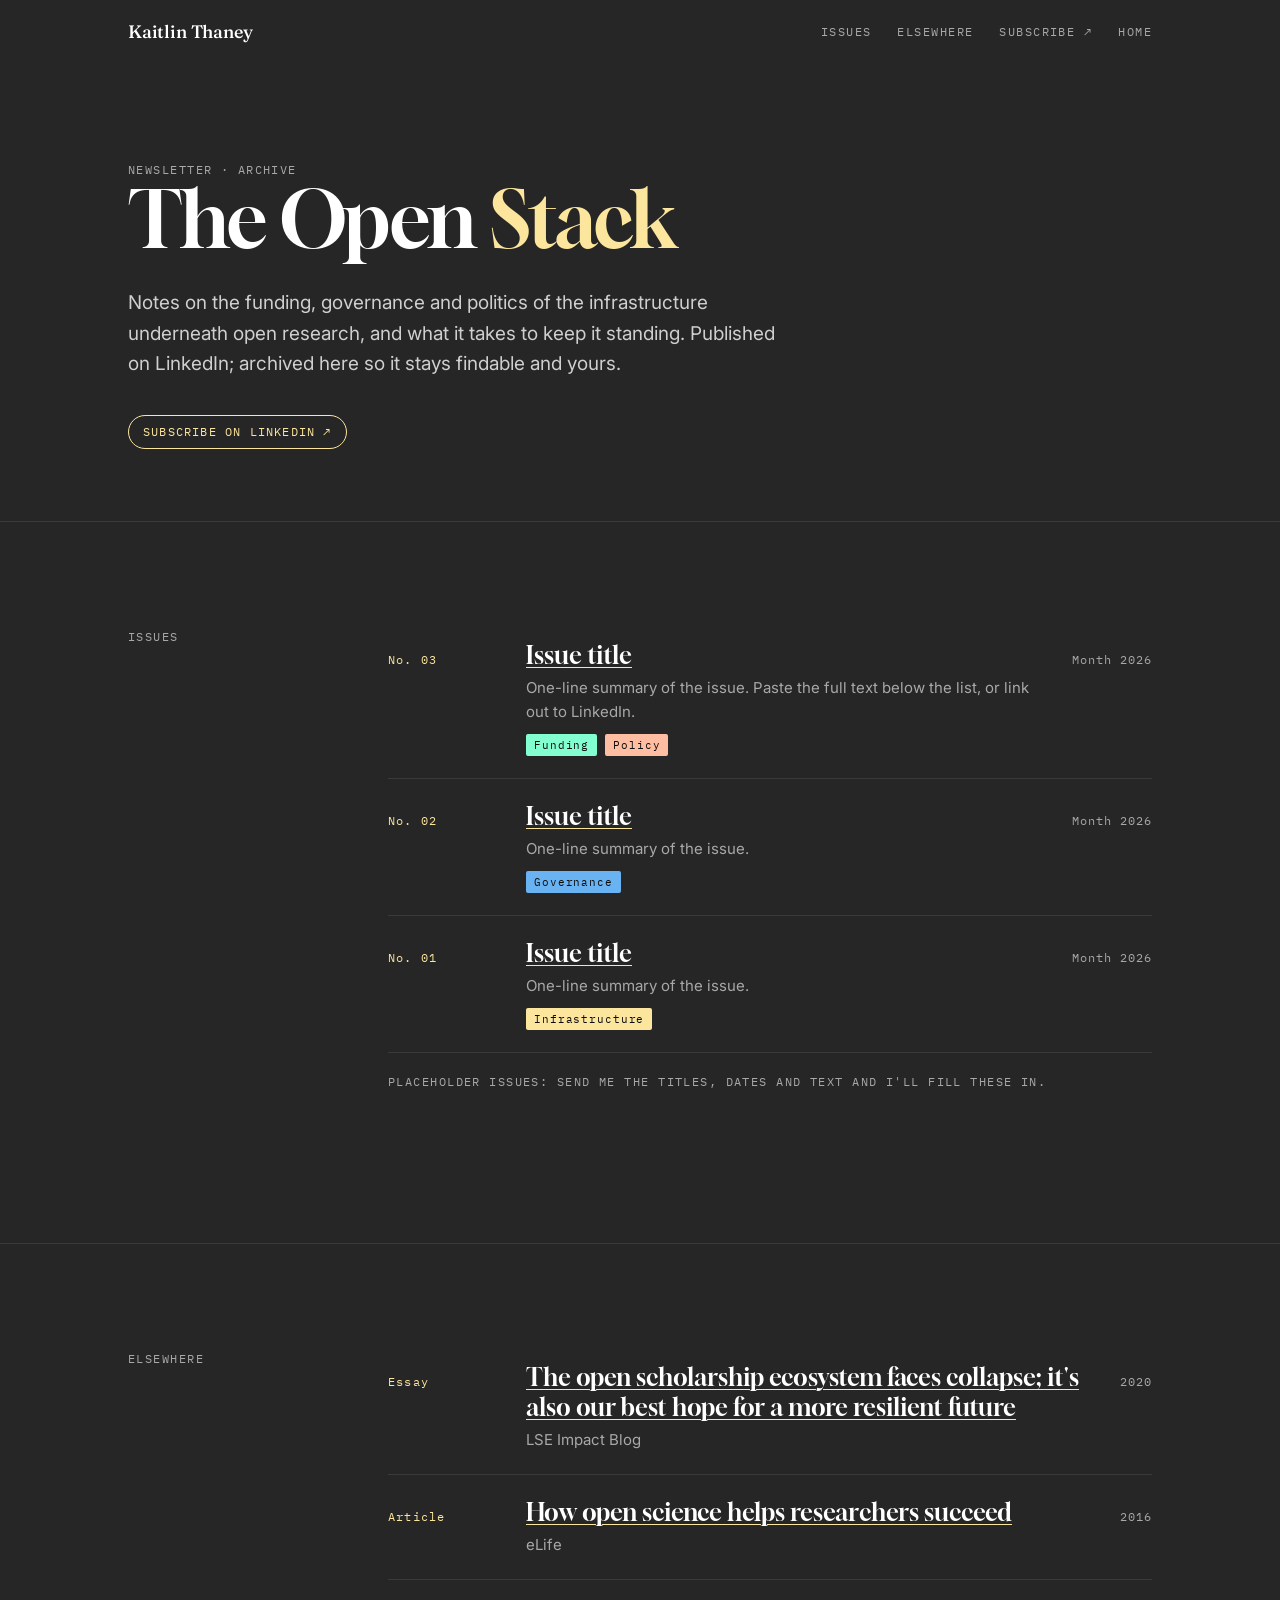
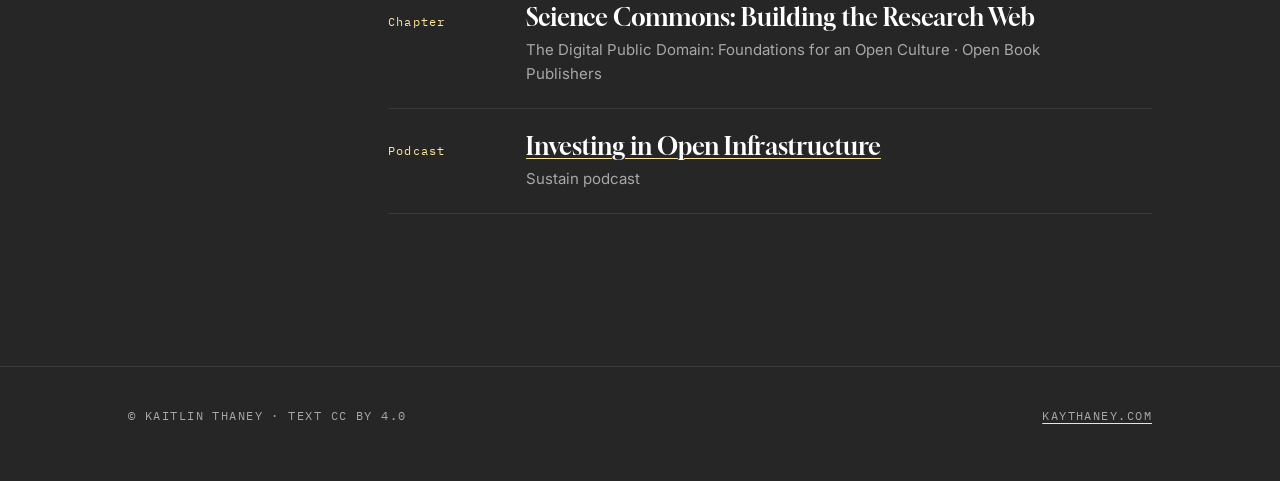
<file: writing/index.html>
<!DOCTYPE html>
<html lang="en">
<head>
<meta charset="utf-8">
<meta name="viewport" content="width=device-width, initial-scale=1">
<title>The Open Stack — writing by Kaitlin Thaney</title>
<meta name="description" content="The Open Stack: Kaitlin Thaney's newsletter on funding, governance and sustaining open infrastructure. Full archive and other writing.">
<link rel="preconnect" href="https://fonts.googleapis.com">
<link rel="preconnect" href="https://fonts.gstatic.com" crossorigin>
<link href="https://fonts.googleapis.com/css2?family=Fraunces:ital,opsz,wght,SOFT@0,9..144,300..600,50;1,9..144,300..600,50&family=Inter:wght@400;500&family=IBM+Plex+Mono:wght@400&family=Gloock&display=swap" rel="stylesheet">
<link rel="stylesheet" href="../style.css">
</head>
<body class="stack-page">

<header><div class="wrap">
  <a class="mark" href="../index.html">Kaitlin Thaney</a>
  <nav><a href="#issues">Issues</a><a href="#elsewhere">Elsewhere</a><a href="https://www.linkedin.com/newsletters/the-open-stack-7452780053291036672/">Subscribe ↗</a><a href="../index.html">Home</a></nav>
</div></header>

<main id="top">
  <div class="wrap hero">
    <p class="label">Newsletter · archive</p>
    <h1>The Open <span>Stack</span></h1>
    <p class="lede">Notes on the funding, governance and politics of the infrastructure underneath open research, and what it takes to keep it standing. Published on LinkedIn; archived here so it stays findable and yours. <span class="draft">your words</span></p>
    <div class="chip-nav">
      <a href="https://www.linkedin.com/newsletters/the-open-stack-7452780053291036672/" style="border-color:#fce59d;color:#fce59d">Subscribe on LinkedIn ↗</a>
    </div>
  </div>

  <section id="issues"><div class="wrap">
    <div class="sec-head">
      <p class="label">Issues</p>
      <div>
        <ul class="issues">
          <li><span class="no">No. 03</span><div><h3><a href="#">Issue title</a></h3><p>One-line summary of the issue. Paste the full text below the list, or link out to LinkedIn.</p><div class="tagrow"><span style="background:#83fed1">Funding</span><span style="background:#ffbea1">Policy</span></div></div><time>Month 2026</time></li>
          <li><span class="no">No. 02</span><div><h3><a href="#">Issue title</a></h3><p>One-line summary of the issue.</p><div class="tagrow"><span style="background:#69b3f2">Governance</span></div></div><time>Month 2026</time></li>
          <li><span class="no">No. 01</span><div><h3><a href="#">Issue title</a></h3><p>One-line summary of the issue.</p><div class="tagrow"><span style="background:#fce59d">Infrastructure</span></div></div><time>Month 2026</time></li>
        </ul>
        <p class="label" style="margin-top:20px">Placeholder issues: send me the titles, dates and text and I'll fill these in.</p>
      </div>
    </div>
  </div></section>

  <section id="elsewhere"><div class="wrap">
    <div class="sec-head">
      <p class="label">Elsewhere</p>
      <div>
        <ul class="issues">
          <li><span class="no">Essay</span><div><h3><a href="https://blogs.lse.ac.uk/impactofsocialsciences/2020/06/19/the-open-scholarship-ecosystem-faces-collapse-its-also-our-best-hope-for-a-more-resilient-future/">The open scholarship ecosystem faces collapse; it's also our best hope for a more resilient future</a></h3><p>LSE Impact Blog</p></div><time>2020</time></li>
          <li><span class="no">Article</span><div><h3><a href="https://elifesciences.org/content/5/e16800">How open science helps researchers succeed</a></h3><p>eLife</p></div><time>2016</time></li>
          <li><span class="no">Chapter</span><div><h3>Science Commons: Building the Research Web</h3><p>The Digital Public Domain: Foundations for an Open Culture · Open Book Publishers</p></div><time></time></li>
          <li><span class="no">Podcast</span><div><h3><a href="https://podcast.sustainoss.org/43">Investing in Open Infrastructure</a></h3><p>Sustain podcast</p></div><time></time></li>
        </ul>
      </div>
    </div>
  </div></section>
</main>

<footer><div class="wrap">
  <p class="label">© Kaitlin Thaney · Text CC BY 4.0</p>
  <p class="label"><a href="../index.html">kaythaney.com</a></p>
</div></footer>

</body>
</html>
</file>
<file: style.css>
:root{
    --paper:#f3ede3; --paper-2:#ebe3d5; --ink:#211e1a; --muted:#6d655b;
    --clay:#a9532f; --slip:#7f907c; --line:#d8cdbb;
    --serif:"Fraunces", Georgia, serif; --sans:"Inter", system-ui, sans-serif; --mono:"IBM Plex Mono", ui-monospace, monospace;
  }
  *{box-sizing:border-box;margin:0;padding:0}
  html{scroll-behavior:smooth}
  body{background:var(--paper);color:var(--ink);font:400 17px/1.6 var(--sans);-webkit-font-smoothing:antialiased}
  a{color:inherit;text-decoration-color:var(--clay);text-underline-offset:3px;text-decoration-thickness:1px}
  a:hover{color:var(--clay)}
  .wrap{max-width:1080px;margin:0 auto;padding:0 28px}
  .label{font:400 12px/1.5 var(--mono);letter-spacing:.12em;text-transform:uppercase;color:var(--muted)}

  /* header */
  header{position:sticky;top:0;z-index:5;background:color-mix(in srgb,var(--paper) 88%,transparent);backdrop-filter:blur(8px);border-bottom:1px solid transparent}
  header .wrap{display:flex;justify-content:space-between;align-items:center;height:64px}
  .mark{font:500 18px/1 var(--serif);text-decoration:none;letter-spacing:-.01em}
  nav{display:flex;gap:26px}
  nav a{font:400 12px/1 var(--mono);letter-spacing:.12em;text-transform:uppercase;text-decoration:none;color:var(--muted)}
  nav a:hover{color:var(--ink)}

  /* hero */
  .hero{padding-top:96px;padding-bottom:72px}
  .hero h1{font:300 clamp(40px,6.4vw,78px)/1.04 var(--serif);font-variation-settings:"SOFT" 50;letter-spacing:-.025em;max-width:15ch}
  .hero h1 em{font-style:italic;color:var(--clay)}
  .hero p.lede{margin-top:28px;max-width:56ch;color:var(--muted);font-size:19px}

  .doors{display:grid;grid-template-columns:1fr 1fr;gap:20px;margin-top:64px}
  .door{display:block;text-decoration:none;padding:30px 30px 26px;border:1px solid var(--line);border-radius:4px;background:var(--paper);transition:background .25s,border-color .25s,transform .25s;position:relative;overflow:hidden}
  .door:hover{color:inherit;background:var(--paper-2);border-color:var(--ink);transform:translateY(-2px)}
  .door h2{font:400 32px/1.1 var(--serif);margin:14px 0 10px;letter-spacing:-.01em}
  .door p{color:var(--muted);max-width:34ch}
  .door .arrow{position:absolute;right:28px;top:28px;font:300 26px/1 var(--serif);transition:transform .25s}
  .door:hover .arrow{transform:translateX(4px)}
  .door.clay h2{font-style:italic}
  .door.clay .label{color:var(--clay)}

  /* sections */
  section{padding:96px 0;border-top:1px solid var(--line)}
  .sec-head{display:grid;grid-template-columns:220px 1fr;gap:40px;margin-bottom:56px}
  .sec-head h2{font:300 clamp(32px,4vw,48px)/1.1 var(--serif);letter-spacing:-.02em}
  .sec-head p{color:var(--muted);max-width:60ch;margin-top:16px;font-size:18px}

  .focus{display:grid;grid-template-columns:repeat(3,1fr);gap:1px;background:var(--line);border:1px solid var(--line);margin-bottom:72px}
  .focus div{background:var(--paper);padding:26px 24px 28px}
  .focus h3{font:400 21px/1.25 var(--serif);margin:12px 0 8px}
  .focus p{color:var(--muted);font-size:15.5px}

  .grid2{display:grid;grid-template-columns:220px 1fr;gap:40px}
  .roles{list-style:none}
  .roles li{display:grid;grid-template-columns:1fr 1.4fr;gap:32px;padding:22px 0;border-bottom:1px solid var(--line)}
  .roles li:first-child{border-top:1px solid var(--line)}
  .roles h4{font:400 20px/1.3 var(--serif)}
  .roles .role{font-size:14px;color:var(--muted);margin-top:4px}
  .roles p{font-size:15.5px;color:#3b362f}

  .talks{margin-top:72px}
  .talks .venues{font:300 clamp(22px,2.6vw,30px)/1.45 var(--serif);color:var(--muted)}
  .talks .venues b{font-weight:400;color:var(--ink)}
  .more{display:inline-block;margin-top:22px;font:400 12px/1 var(--mono);letter-spacing:.12em;text-transform:uppercase}

  /* clay */
  #clay{background:var(--ink);color:var(--paper);border-top:none}
  #clay .label{color:#b9ad9c}
  #clay .sec-head p{color:#b9ad9c}
  #clay .sec-head h2 em{color:#e09a73}
  #clay a{text-decoration-color:#e09a73}
  #clay a:hover{color:#e09a73}
  .gallery{display:grid;grid-template-columns:repeat(4,1fr);gap:14px}
  .gallery figure{aspect-ratio:4/5;background:#2c2823;border-radius:3px;display:flex;align-items:flex-end;justify-content:center;overflow:hidden;position:relative}
  .gallery figure:nth-child(2){background:#34302a}
  .gallery figure:nth-child(3){background:#29302b}
  .gallery figure:nth-child(4){background:#332a26}
  .gallery figure:nth-child(1),.gallery figure:nth-child(6){grid-column:span 2;aspect-ratio:auto}
  .gallery svg{width:62%;height:auto;margin-bottom:12%}
  .gallery figcaption{position:absolute;left:14px;bottom:12px;font:400 11px/1 var(--mono);letter-spacing:.1em;text-transform:uppercase;color:#8f8576}
  .clay-foot{display:flex;justify-content:space-between;align-items:center;gap:20px;margin-top:40px;flex-wrap:wrap}
  .ig{display:inline-flex;align-items:center;gap:12px;text-decoration:none;font:400 22px/1 var(--serif);font-style:italic}
  .ig span.dot{width:38px;height:38px;border:1px solid #6d655b;border-radius:50%;display:grid;place-items:center;font:400 14px var(--sans);font-style:normal}
  .note{font:400 12px/1.5 var(--mono);color:#8f8576;max-width:44ch}

  /* about + contact */
  .about p{font:300 clamp(21px,2.3vw,26px)/1.5 var(--serif);max-width:38ch}
  .about p + p{margin-top:20px;font:400 17px/1.65 var(--sans);color:var(--muted);max-width:60ch}
  .contact-list{list-style:none;display:grid;grid-template-columns:repeat(4,auto);justify-content:start;gap:40px}
  .contact-list a{font:400 20px/1.3 var(--serif)}
  footer{padding:40px 0 56px;border-top:1px solid var(--line)}
  footer .wrap{display:flex;justify-content:space-between;flex-wrap:wrap;gap:12px}

  .draft{border:1px dashed var(--clay);color:var(--clay);font:400 11px/1 var(--mono);letter-spacing:.08em;text-transform:uppercase;padding:4px 7px;border-radius:2px;vertical-align:middle;margin-left:8px;white-space:nowrap}

  @media (max-width:820px){
    nav{gap:16px}
    .doors,.focus{grid-template-columns:1fr}
    .sec-head,.grid2{grid-template-columns:1fr;gap:14px}
    .roles li{grid-template-columns:1fr;gap:8px}
    .gallery{grid-template-columns:1fr 1fr}
    .gallery figure:nth-child(1),.gallery figure:nth-child(6){grid-column:span 2;aspect-ratio:16/10}
    .contact-list{grid-template-columns:1fr 1fr;gap:20px}
    .hero{padding-top:64px;padding-bottom:48px}
    section{padding:72px 0}
  }
  @media (max-width:480px){ nav a:nth-child(3){display:none} }

  /* ---- v2 additions ---- */
  /* Newsletter brand: swap these two values for The Open Stack / IOI colours */
  :root{ --brand:#1f3b4d; --brand-ink:#f3ede3; --brand-accent:#e3b448; }

  .hero-grid{display:grid;grid-template-columns:1fr 260px;gap:56px;align-items:end}
  .portrait{aspect-ratio:4/5;border-radius:3px;background:linear-gradient(160deg,#d9cdb9,#c4b49b);display:grid;place-items:center;text-align:center;color:#6d655b;font:400 11px/1.5 var(--mono);letter-spacing:.1em;text-transform:uppercase;padding:20px}

  .stack{background:var(--brand);color:var(--brand-ink);border-radius:4px;padding:44px 44px 40px;display:grid;grid-template-columns:1.3fr 1fr;gap:40px;align-items:center;margin-top:72px}
  .stack .label{color:color-mix(in srgb,var(--brand-ink) 70%,transparent)}
  .stack h3{font:400 40px/1.05 var(--serif);letter-spacing:-.02em;margin:12px 0 14px}
  .stack h3 span{color:var(--brand-accent)}
  .stack p{color:color-mix(in srgb,var(--brand-ink) 82%,transparent);max-width:46ch}
  .btn{display:inline-block;padding:13px 20px;border-radius:2px;font:400 12px/1 var(--mono);letter-spacing:.12em;text-transform:uppercase;text-decoration:none;border:1px solid currentColor}
  .stack .btn{background:var(--brand-accent);color:var(--brand);border-color:var(--brand-accent);justify-self:start}
  .stack .btn:hover{filter:brightness(1.08);color:var(--brand)}
  .stack .writing{list-style:none;border-left:1px solid color-mix(in srgb,var(--brand-ink) 25%,transparent);padding-left:28px}
  .stack .writing li{padding:9px 0;font:400 17px/1.35 var(--serif)}
  .stack .writing li small{display:block;font:400 11px/1.6 var(--mono);letter-spacing:.1em;text-transform:uppercase;opacity:.65;margin-top:3px}
  .stack a{text-decoration-color:var(--brand-accent)}
  .stack a:hover{color:var(--brand-accent)}

  .talklist{list-style:none}
  .talklist li{display:grid;grid-template-columns:1fr auto;gap:24px;padding:16px 0;border-bottom:1px solid var(--line);align-items:baseline}
  .talklist li:first-child{border-top:1px solid var(--line)}
  .talklist b{font:400 20px/1.3 var(--serif)}
  .talklist span{display:block;font-size:14.5px;color:var(--muted);margin-top:2px}
  .talklist em{font:400 12px/1 var(--mono);font-style:normal;color:var(--muted);letter-spacing:.08em}

  .boards{margin-top:28px;color:var(--muted);font-size:15.5px;max-width:70ch}
  .boards b{color:var(--ink);font-weight:500}

  .asks{display:grid;grid-template-columns:repeat(4,1fr);gap:1px;background:var(--line);border:1px solid var(--line);margin-bottom:48px}
  .asks div{background:var(--paper);padding:22px 20px 24px}
  .asks h3{font:400 19px/1.25 var(--serif);margin:10px 0 6px}
  .asks p{font-size:14.5px;color:var(--muted)}

  .clay-teaser{display:grid;grid-template-columns:1fr 1fr 1fr;gap:14px}
  .collection{display:block;text-decoration:none;color:inherit}
  .collection .swatch{aspect-ratio:4/5;border-radius:3px;display:flex;align-items:flex-end;justify-content:center;overflow:hidden}
  .collection .swatch svg{width:60%;margin-bottom:14%}
  .collection h3{font:400 22px/1.2 var(--serif);font-style:italic;margin:14px 0 4px}
  .collection p{font-size:14.5px;color:#b9ad9c}
  .collection:hover h3{color:#e09a73}

  /* clay page */
  body.clay-page{background:#1d1a17;color:var(--paper)}
  body.clay-page header{background:color-mix(in srgb,#1d1a17 88%,transparent)}
  body.clay-page nav a{color:#9d9283}
  body.clay-page nav a:hover,body.clay-page nav a.on{color:var(--paper)}
  body.clay-page .label{color:#9d9283}
  body.clay-page .hero h1 em{color:#e09a73}
  body.clay-page .hero p.lede{color:#b9ad9c}
  body.clay-page section{border-top:1px solid #3a342d}
  body.clay-page a{text-decoration-color:#e09a73}
  body.clay-page a:hover{color:#e09a73}
  body.clay-page footer{border-top:1px solid #3a342d}
  .coll-head{display:grid;grid-template-columns:220px 1fr auto;gap:40px;align-items:end;margin-bottom:36px}
  .coll-head h2{font:300 44px/1.05 var(--serif);font-style:italic;letter-spacing:-.02em}
  .coll-head p{color:#b9ad9c;max-width:52ch;margin-top:12px}
  .status{font:400 11px/1 var(--mono);letter-spacing:.1em;text-transform:uppercase;padding:7px 10px;border:1px solid #6d655b;border-radius:20px;color:#b9ad9c;white-space:nowrap}
  .status.avail{border-color:#e09a73;color:#e09a73}
  .backlink{font:400 12px/1 var(--mono);letter-spacing:.12em;text-transform:uppercase;text-decoration:none;color:#9d9283}
  .chip-nav{display:flex;gap:10px;flex-wrap:wrap;margin-top:36px}
  .chip-nav a{font:400 12px/1 var(--mono);letter-spacing:.1em;text-transform:uppercase;text-decoration:none;padding:10px 14px;border:1px solid #4a433b;border-radius:20px;color:#d8cdbb}
  .chip-nav a:hover{border-color:#e09a73}

  @media (max-width:820px){
    .hero-grid,.stack{grid-template-columns:1fr}
    .portrait{max-width:200px}
    .stack .writing{border-left:none;padding-left:0;border-top:1px solid color-mix(in srgb,var(--brand-ink) 25%,transparent);padding-top:16px}
    .asks{grid-template-columns:1fr 1fr}
    .clay-teaser{grid-template-columns:1fr}
    .coll-head{grid-template-columns:1fr;gap:12px}
    .talklist li{grid-template-columns:1fr}
  }
  .talklist span.draft{display:inline-block;margin-top:0}
  .clay-page .gallery figure{aspect-ratio:auto!important;height:340px}
  .clay-page .gallery svg{width:auto;max-width:70%;height:58%;margin-bottom:14%}
  @media (max-width:820px){ .clay-page .gallery figure{height:240px} }

  /* ---- v3: palette A (terracotta wall), photos, Open Stack ---- */
  :root{
    --paper:#f4ece3; --paper-2:#ece1d4; --ink:#262626; --muted:#6e625a;
    --clay:#8f3b2d; --slip:#5f7d5b; --line:#dccdbd; --glaze:#eeceae;
    --brand:#0d0d0d; --brand-ink:#ffffff; --brand-accent:#ffde17;
    --display:"Gloock", Georgia, serif;
  }
  #clay{background:#211c19}
  #clay .sec-head h2 em,body.clay-page .hero h1 em{color:#e7a27a}
  .hero h1.name{font-weight:300;max-width:none}
  .hero .intro{font:300 clamp(22px,2.6vw,30px)/1.4 var(--serif);color:var(--ink);max-width:30ch;margin-top:22px}
  .hero .intro em{color:var(--clay)}
  .portrait{padding:0;overflow:hidden;background:var(--paper-2)}
  .portrait img{width:100%;height:100%;object-fit:cover;object-position:50% 30%;display:block}
  .stack h3{font-family:var(--display);font-weight:400}
  .stack .btn.ghost{background:transparent;color:var(--brand-ink);border-color:color-mix(in srgb,var(--brand-ink) 40%,transparent);margin-left:8px}
  .stack .btn.ghost:hover{color:var(--brand-accent);border-color:var(--brand-accent)}
  .photo{border-radius:3px;overflow:hidden;background:#2c2622}
  .photo img{width:100%;height:100%;object-fit:cover;display:block;transition:transform .6s}
  .collection .photo{aspect-ratio:4/5}
  .collection:hover .photo img{transform:scale(1.03)}
  .gallery figure img{width:100%;height:100%;object-fit:cover;position:absolute;inset:0}
  .gallery figure figcaption{z-index:1;background:rgba(20,17,15,.55);padding:5px 7px;border-radius:2px;color:#e8ddd0}

  /* Open Stack archive page */
  body.stack-page{background:#0d0d0d;color:#fff}
  body.stack-page header{background:rgba(13,13,13,.9)}
  body.stack-page nav a,body.stack-page .label{color:#a8a8a8}
  body.stack-page nav a:hover{color:#ffde17}
  body.stack-page a{text-decoration-color:#ffde17}
  body.stack-page a:hover{color:#ffde17}
  body.stack-page .hero h1{font-family:var(--display);font-weight:400}
  body.stack-page .hero h1 span{color:#ffde17}
  body.stack-page .hero p.lede{color:#cfcfcf}
  body.stack-page section,body.stack-page footer{border-top:1px solid #2a2a2a}
  .issues{list-style:none}
  .issues li{display:grid;grid-template-columns:110px 1fr auto;gap:28px;padding:22px 0;border-bottom:1px solid #2a2a2a;align-items:baseline}
  .issues .no{font:400 12px var(--mono);letter-spacing:.1em;color:#ffde17}
  .issues h3{font:400 24px/1.25 var(--display)}
  .issues p{color:#a8a8a8;font-size:15px;margin-top:6px;max-width:62ch}
  .issues time{font:400 12px var(--mono);color:#a8a8a8;letter-spacing:.08em}
  .tagrow{display:flex;gap:8px;margin-top:10px}
  .tagrow span{font:400 11px var(--mono);letter-spacing:.08em;padding:4px 8px;border-radius:2px;color:#0d0d0d}
  @media (max-width:820px){ .issues li{grid-template-columns:1fr;gap:6px} }
  .clay-page .gallery.g1{grid-template-columns:1fr}
  .clay-page .gallery.g1 figure{height:620px;grid-column:auto!important}
  .clay-page .gallery.g2{grid-template-columns:3fr 2fr}
  .clay-page .gallery.g2 figure{height:560px;grid-column:auto!important}
  .clay-page .gallery.g1 figure img{object-position:50% 45%}
  @media (max-width:820px){ .clay-page .gallery.g1 figure,.clay-page .gallery.g2 figure{height:420px} .clay-page .gallery.g2{grid-template-columns:1fr} }
  .sec-head p.label{font-size:12px;margin-top:10px;max-width:none}
  .clay-page .gallery.g3{grid-template-columns:1fr 1fr 1fr}
  .clay-page .gallery.g3 figure{height:440px;grid-column:auto!important}
  /* Keeping: calmer, lighter section */
  .keeping{background:#efe6dc;color:#262626;border-top:none!important}
  .keeping .label{color:#7a6e64!important}
  .keeping .coll-head h2{color:#262626}
  .keeping .coll-head p{color:#5b5048}
  .keeping a{text-decoration-color:#8f3b2d!important}
  .keeping a:hover{color:#8f3b2d!important}
  .keeping .gallery figure{background:#e3d8cb}
  .steps{list-style:none;display:grid;grid-template-columns:repeat(4,1fr);gap:28px;margin-top:44px;padding-top:30px;border-top:1px solid #d8cabb}
  .steps h3{font:400 20px/1.25 var(--serif);margin:10px 0 6px}
  .steps p{font-size:15px;color:#5b5048}
  .keep-contact{margin-top:36px;font:300 20px/1.5 var(--serif);color:#262626}
  @media (max-width:820px){ .clay-page .gallery.g3{grid-template-columns:1fr} .clay-page .gallery.g3 figure{height:380px} .steps{grid-template-columns:1fr 1fr} }
  /* v6: softer Open Stack band + home Held & Keeping */
  :root{--brand:#262626}
  .stack a{text-decoration-color:#ffbea1}
  .stack .writing a:hover{color:#ffbea1}
  .stack .writing li small{color:#ffbea1;opacity:.85}
  body.stack-page{background:#262626}
  body.stack-page header{background:rgba(38,38,38,.92)}
  body.stack-page section,body.stack-page footer{border-top-color:#3a3a3a}
  .issues li{border-bottom-color:#3a3a3a}
  .home-keeping{padding:96px 0}
  .home-keeping .sec-head h2 em{color:#8f3b2d}
  .home-keeping .sec-head p{color:#5b5048}
  .keep-grid{display:grid;grid-template-columns:1.25fr 1fr 1fr;gap:20px;align-items:end}
  .keep-grid .photo{aspect-ratio:4/5;margin:0}
  .keep-grid .photo:first-child{aspect-ratio:9/8}
  .keep-text p{font-size:16px;color:#3f3731;margin-bottom:10px}
  .keep-text b{font:400 21px var(--serif);color:#262626;margin-right:4px}
  @media (max-width:820px){ .keep-grid{grid-template-columns:1fr 1fr} .keep-text{grid-column:span 2} }
  .home-keeping{background:#ebe0d3}
  /* v7: warmer IOI yellow + smoke gallery */
  :root{--brand-accent:#fce59d}
  body.stack-page .hero h1 span,.issues .no{color:#fce59d}
  body.stack-page a{text-decoration-color:#fce59d}
  body.stack-page a:hover,body.stack-page nav a:hover{color:#fce59d}
  .clay-page .gallery.g6{grid-template-columns:repeat(3,1fr)}
  .clay-page .gallery.g6 figure{height:420px;grid-column:auto!important}
  .clay-page .gallery.g1 figure img[src*="sculpture"]{object-position:50% 40%}
  @media (max-width:820px){ .clay-page .gallery.g6{grid-template-columns:1fr 1fr} .clay-page .gallery.g6 figure{height:300px} }
  .clay-page #other .gallery.g1{grid-template-columns:minmax(0,480px)} .clay-page #other .gallery.g1 figure{height:600px}
  .keep-grid .photo:first-child{aspect-ratio:4/5}
  #rain .gallery.g6{grid-template-columns:repeat(3,1fr)}
  #rain .gallery.g6 figure{height:420px}
  /* v10 */
  .keep-row{display:grid;grid-template-columns:repeat(3,1fr);gap:20px}
  .keep-row .photo{margin:0;aspect-ratio:auto;height:420px}
  .keep-row .photo img{object-position:50% 55%}
  .home-keeping .keep-text{display:grid;grid-template-columns:1fr 1fr auto;gap:32px;align-items:baseline;margin-top:28px}
  .home-keeping .keep-text p{margin:0!important}
  .clay-page .gallery.feat{grid-template-columns:1.5fr 1fr;grid-template-rows:330px 330px}
  .clay-page .gallery.feat figure{height:auto;grid-column:auto!important}
  .clay-page .gallery.feat figure:first-child{grid-row:span 2}
  @media (max-width:820px){ .keep-row{grid-template-columns:1fr 1fr} .keep-row .photo{height:280px} .keep-row .photo:first-child{grid-column:span 2} .home-keeping .keep-text{grid-template-columns:1fr} .clay-page .gallery.feat{grid-template-columns:1fr;grid-template-rows:none} .clay-page .gallery.feat figure{height:340px} }
  .clay-page .sub{margin:40px 0 16px}
  .keep-letters{display:grid;grid-template-columns:1.1fr 1fr 1fr;gap:14px;align-items:stretch}
  .keep-letters figure{margin:0;height:380px;border-radius:3px;overflow:hidden;position:relative;background:#e3d8cb}
  .keep-letters figure img{width:100%;height:100%;object-fit:cover;position:absolute;inset:0}
  .keep-letters figcaption{position:absolute;left:14px;bottom:12px;z-index:1;font:400 11px/1 var(--mono);letter-spacing:.1em;text-transform:uppercase;background:rgba(20,17,15,.55);padding:5px 7px;border-radius:2px;color:#e8ddd0}
  .keep-letters h3{font:400 24px/1.2 var(--serif);font-style:italic;margin-bottom:10px}
  .keep-letters p{font-size:15.5px;color:#5b5048;max-width:36ch}
  .more-head{padding:64px 0 0!important}
  .more-head .label{font-size:13px}
  @media (max-width:820px){ .keep-letters{grid-template-columns:1fr 1fr} .keep-letters>div{grid-column:span 2} .keep-letters figure{height:280px} }
  .clay-page .sub-note{color:#b9ad9c;font-size:15px;max-width:60ch;margin-top:14px}
  .draft{display:none!important}
  .clay-page .gallery.g4{grid-template-columns:repeat(4,1fr)}
  .clay-page .gallery.g4 figure{height:340px;grid-column:auto!important}
  #flow .gallery.g6{grid-template-columns:repeat(3,1fr)}
  #flow .gallery.g6 figure{height:400px;grid-column:auto!important}
  @media (max-width:820px){ .clay-page .gallery.g4{grid-template-columns:1fr 1fr} .clay-page .gallery.g4 figure{height:260px} }
</file>
